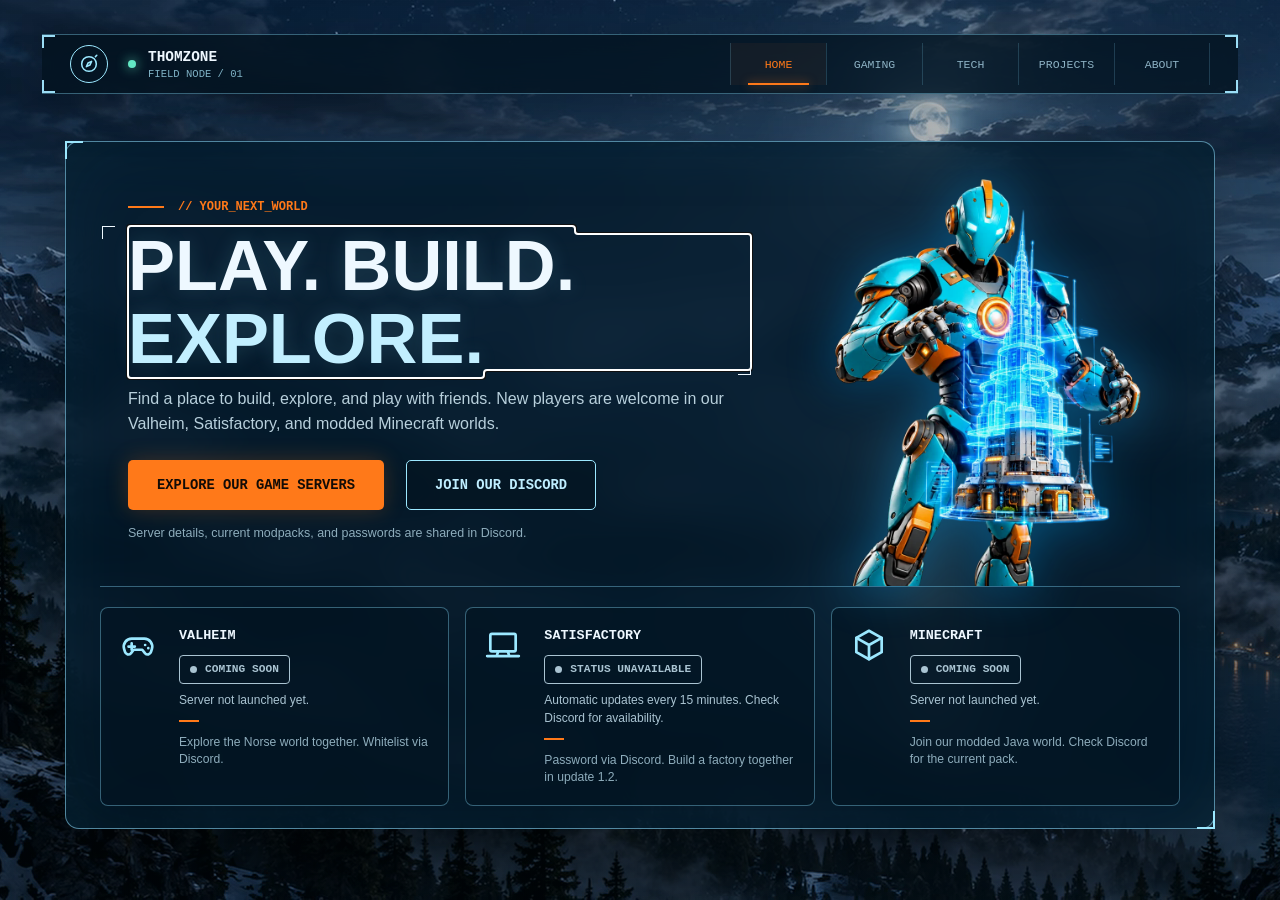
<file: index.html>
<!doctype html>
<html lang="en">
  <head>
    <meta charset="UTF-8" />
    <meta name="viewport" content="width=device-width, initial-scale=1" />
    <meta name="theme-color" content="#03111d" />
    <meta
      name="description"
      content="Play, build, and explore together. Find Thomzone game servers, join our Discord, and discover our worlds."
    />
    <link rel="icon" type="image/svg+xml" href="favicon.svg" />
    <script>
      try {
        if (!sessionStorage.getItem("thomzone-intro-seen") && !window.matchMedia("(prefers-reduced-motion: reduce)").matches) {
          document.documentElement.classList.add("intro-playing");
          sessionStorage.setItem("thomzone-intro-seen", "1");
        }
      } catch {
        // Keep the page usable if session storage is unavailable.
      }
    </script>
    <link rel="stylesheet" href="styles.css" />
    <link rel="stylesheet" href="gaming.css" />
    <title>Thomzone</title>
  </head>
  <body>
    <div class="background" aria-hidden="true">
      <video
        class="background__video"
        autoplay
        muted
        loop
        playsinline
        preload="metadata"
        poster="background-poster.webp"
      >
        <source src="background.webm" type="video/webm" />
        <source src="background.mp4" type="video/mp4" />
      </video>
      <div class="background__overlay"></div>
    </div>

    <header class="site-header">
      <i class="frame-corner frame-corner--tl" aria-hidden="true"></i>
      <i class="frame-corner frame-corner--tr" aria-hidden="true"></i>
      <i class="frame-corner frame-corner--bl" aria-hidden="true"></i>
      <i class="frame-corner frame-corner--br" aria-hidden="true"></i>

      <a class="brand" href="index.html" aria-label="Thomzone, home">
        <span class="brand__mark" aria-hidden="true">
          <svg viewBox="0 0 24 24">
            <circle cx="12" cy="12" r="8" />
            <path d="m14.8 9.2-1.7 3.9-3.9 1.7 1.7-3.9 3.9-1.7Z" />
            <path d="M19 4l1.5-1.5" />
          </svg>
        </span>
        <span class="brand__status" aria-hidden="true"></span>
        <span class="brand__copy"
          ><strong>Thomzone</strong><small>Field node / 01</small></span
        >
      </a>

      <nav class="main-nav" aria-label="Main navigation">
        <a
          class="main-nav__link is-active"
          href="index.html"
          aria-current="page"
          >Home</a
        >
        <a class="main-nav__link" href="gaming.html">Gaming</a>
        <a class="main-nav__link" href="tech.html">Tech</a>
        <a class="main-nav__link" href="projects.html">Projects</a>
        <a class="main-nav__link" href="about.html">About</a>
      </nav>
    </header>

    <main class="page-content">
      <section class="hero-section">
        <div class="command-panel">
          <i class="panel-corner panel-corner--tl" aria-hidden="true"></i>
          <i class="panel-corner panel-corner--br" aria-hidden="true"></i>

          <div class="command-panel__top">
            <div class="hero-copy">
              <p class="kicker"><span></span>// YOUR_NEXT_WORLD</p>
              <div class="hero-title-frame">
                <i aria-hidden="true"></i>
                <h1><span>Play. Build.</span><span>Explore.</span></h1>
              </div>
              <p class="hero-intro">
                Find a place to build, explore, and play with friends. New
                players are welcome in our Valheim, Satisfactory, and modded
                Minecraft worlds.
              </p>
              <div class="hero-actions">
                <a class="button button--primary" href="gaming.html"
                  >Explore our game servers</a
                >
                <a
                  class="button button--secondary"
                  href="https://discord.gg/8YXanDcGU"
                  target="_blank"
                  rel="noopener noreferrer"
                  >Join our Discord</a
                >
              </div>
              <p class="hero-note">
                Server details, current modpacks, and passwords are shared in
                Discord.
              </p>
            </div>

            <aside class="hologram-panel" aria-label="Thomzone hologram">
              <img
                src="img/maskot/hologram.webp"
                alt="Robot holding a hologram of a city"
              />
            </aside>
          </div>

          <div class="command-panel__divider"></div>

          <nav class="portal-grid portal-grid--games" aria-label="Choose a game server">
            <a class="portal-card" href="gaming.html#valheim">
              <svg aria-hidden="true" viewBox="0 0 24 24">
                <path
                  d="M8 8h8a5 5 0 0 1 4.8 6.4l-.6 2a2.2 2.2 0 0 1-3.7.9L14.7 15H9.3l-1.8 2.3a2.2 2.2 0 0 1-3.7-.9l-.6-2A5 5 0 0 1 8 8Z"
                />
                <path d="M8 11v4M6 13h4M16.5 12h.01M18.5 14h.01" />
              </svg>
              <div>
                  <h2>Valheim</h2>
                <span class="status status--unknown server-status" data-server-status="valheim" aria-live="polite">Coming soon</span>
                <small class="server-status-note" data-server-note="valheim">Server not launched yet.</small>
                <span></span>
                  <p>Explore the Norse world together. Whitelist via Discord.</p>
              </div>
            </a>
            <a class="portal-card" href="gaming.html#satisfactory">
              <svg aria-hidden="true" viewBox="0 0 24 24">
                <rect x="4" y="5" width="16" height="11" rx="1" />
                <path d="M2 19h20M9 16l-1 3M15 16l1 3" />
              </svg>
              <div>
                  <h2>Satisfactory</h2>
                <span class="status status--unknown server-status" data-server-status="satisfactory" aria-live="polite">Checking status…</span>
                <small class="server-status-note" data-server-note="satisfactory">Automatic updates every 15 minutes.</small>
                <span></span>
                  <p>Password via Discord. Build a factory together in update 1.2.</p>
              </div>
            </a>
            <a class="portal-card" href="gaming.html#minecraft">
              <svg aria-hidden="true" viewBox="0 0 24 24">
                <path d="m12 3 8 4.5v9L12 21l-8-4.5v-9L12 3Z" />
                <path d="m4 7.5 8 4.5 8-4.5M12 12v9" />
              </svg>
              <div>
                  <h2>Minecraft</h2>
                <span class="status status--unknown server-status" data-server-status="minecraft" aria-live="polite">Coming soon</span>
                <small class="server-status-note" data-server-note="minecraft">Server not launched yet.</small>
                <span></span>
                  <p>Join our modded Java world. Check Discord for the current pack.</p>
              </div>
            </a>
          </nav>
        </div>
      </section>
    </main>

    <div class="intro-overlay" role="dialog" aria-modal="true" aria-label="Thomzone signal boot sequence">
      <div class="intro-overlay__core" aria-hidden="true">
        <span class="intro-overlay__orbit intro-overlay__orbit--outer"></span>
        <span class="intro-overlay__orbit intro-overlay__orbit--inner"></span>
        <span class="intro-overlay__spark intro-overlay__spark--one"></span>
        <span class="intro-overlay__spark intro-overlay__spark--two"></span>
        <span class="intro-overlay__core-mark">TZ</span>
        <span class="intro-overlay__caption">Signal link established</span>
      </div>
      <button class="intro-overlay__skip" type="button">Skip intro <span aria-hidden="true">↗</span></button>
    </div>

    <script src="script.js"></script>
  </body>
</html>
</file>
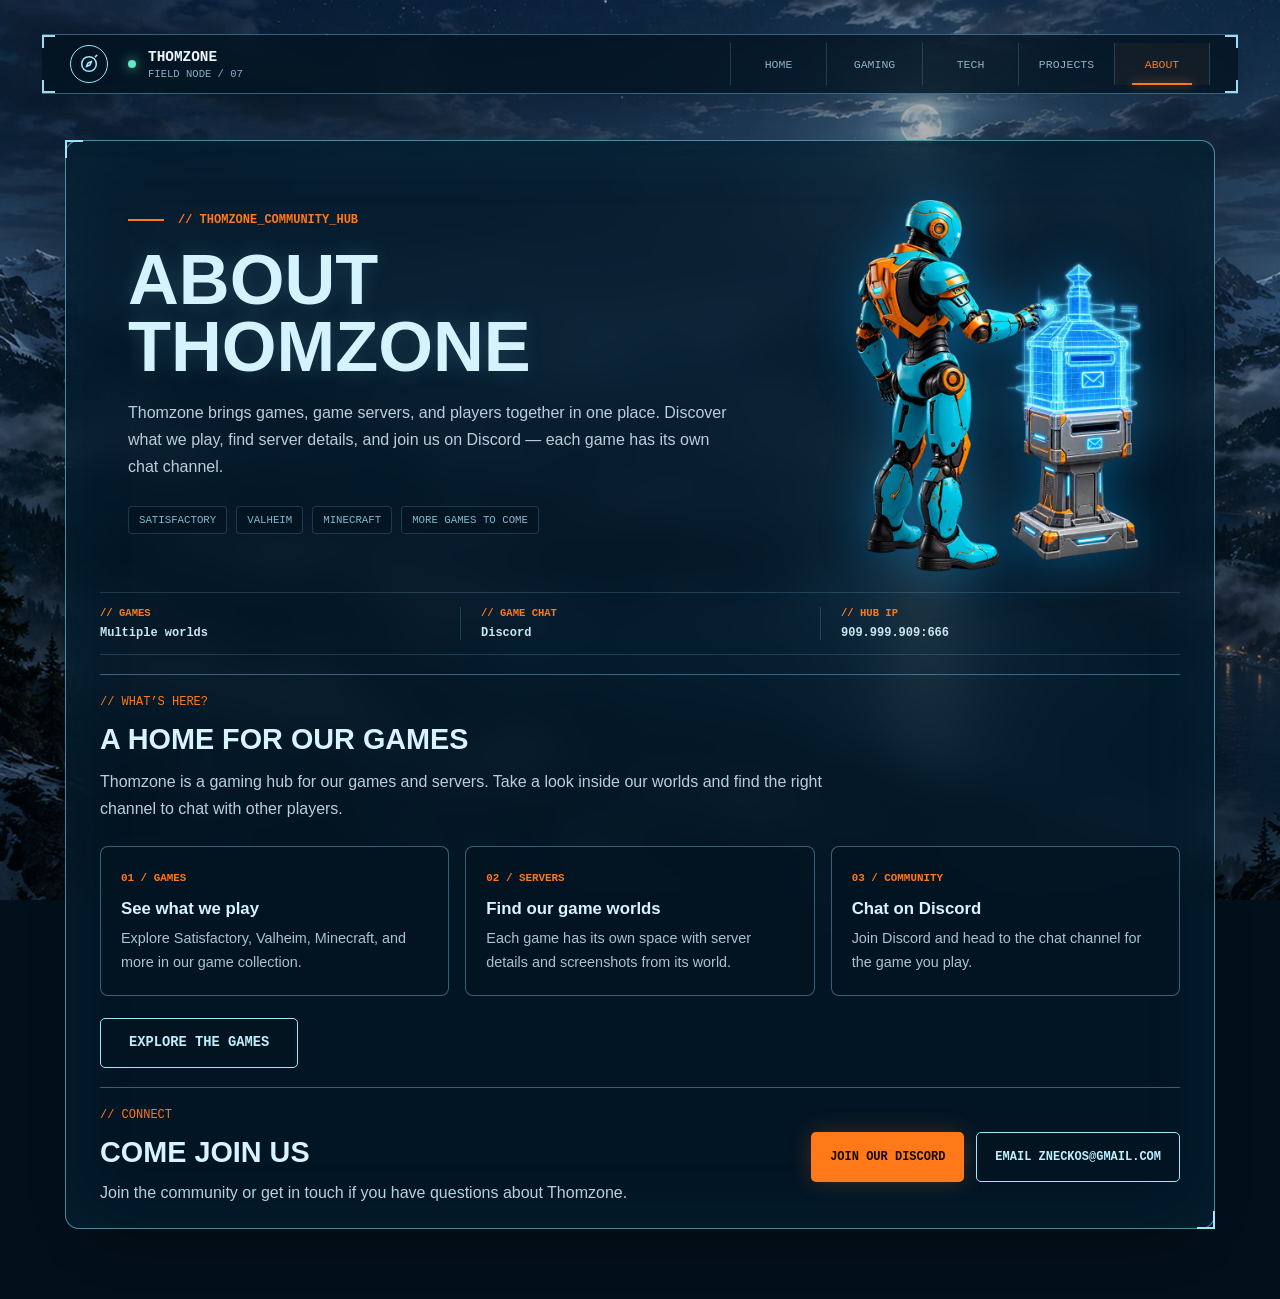
<file: about.html>
<!doctype html>
<html lang="en">
  <head>
    <meta charset="UTF-8" />
    <meta name="viewport" content="width=device-width, initial-scale=1" />
    <meta name="theme-color" content="#03111d" />
    <meta
      name="description"
      content="Get to know Thomzone — game servers, game chats, and a community for playing together."
    />
    <link rel="icon" type="image/svg+xml" href="favicon.svg" />
    <link rel="stylesheet" href="styles.css" />
    <link rel="stylesheet" href="gaming.css" />
    <title>About Thomzone · Thomzone</title>
  </head>
  <body>
    <div class="background" aria-hidden="true">
      <video
        class="background__video"
        autoplay
        muted
        loop
        playsinline
        preload="metadata"
        poster="background-poster.webp"
      >
        <source src="background.webm" type="video/webm" />
        <source src="background.mp4" type="video/mp4" />
      </video>
      <div class="background__overlay"></div>
    </div>

    <header class="site-header">
      <i class="frame-corner frame-corner--tl" aria-hidden="true"></i>
      <i class="frame-corner frame-corner--tr" aria-hidden="true"></i>
      <i class="frame-corner frame-corner--bl" aria-hidden="true"></i>
      <i class="frame-corner frame-corner--br" aria-hidden="true"></i>
      <a class="brand" href="index.html" aria-label="Thomzone, home">
        <span class="brand__mark" aria-hidden="true">
          <svg viewBox="0 0 24 24">
            <circle cx="12" cy="12" r="8" />
            <path d="m14.8 9.2-1.7 3.9-3.9 1.7 1.7-3.9 3.9-1.7Z" />
            <path d="M19 4l1.5-1.5" />
          </svg>
        </span>
        <span class="brand__status" aria-hidden="true"></span>
        <span class="brand__copy">
          <strong>Thomzone</strong><small>Field node / 07</small>
        </span>
      </a>
      <nav class="main-nav" aria-label="Main navigation">
        <a class="main-nav__link" href="index.html">Home</a>
        <a class="main-nav__link" href="gaming.html">Gaming</a>
        <a class="main-nav__link" href="tech.html">Tech</a>
        <a class="main-nav__link" href="projects.html">Projects</a>
        <a
          class="main-nav__link is-active"
          href="about.html"
          aria-current="page"
          >About</a
        >
      </nav>
    </header>

    <main class="page-content">
      <section class="hero-section">
        <div class="command-panel inner-page-panel">
          <i class="panel-corner panel-corner--tl" aria-hidden="true"></i>
          <i class="panel-corner panel-corner--br" aria-hidden="true"></i>

          <div class="inner-page-grid">
            <div class="inner-page-copy">
              <p class="kicker"><span></span>// Thomzone_Community_Hub</p>
              <h1>About Thomzone</h1>
              <p class="inner-page-lead">
                Thomzone brings games, game servers, and players together in one place.
                Discover what we play, find server details, and join us
                on Discord — each game has its own chat channel.
              </p>
              <div class="tag-row" aria-label="Games on Thomzone">
                <span>Satisfactory</span>
                <span>Valheim</span>
                <span>Minecraft</span>
                <span>More games to come</span>
              </div>
            </div>

            <aside class="hologram-panel about-mascot">
              <img
                src="img/maskot/mailbox-hologram-v1.webp"
                alt="Thomzone’s blue robot builds a futuristic mailbox as a letter flies out"
              />
            </aside>
          </div>

          <dl class="about-hub-summary" aria-label="Thomzone Hub">
            <div>
              <dt>// Games</dt>
              <dd>Multiple worlds</dd>
            </div>
            <div>
              <dt>// Game chat</dt>
              <dd>Discord</dd>
            </div>
            <div>
              <dt>// Hub IP</dt>
              <dd>909.999.909:666</dd>
            </div>
          </dl>

          <div class="command-panel__divider"></div>

          <section class="about-info" aria-labelledby="about-community-title">
            <p class="section-code">// What’s here?</p>
            <h2 id="about-community-title">A home for our games</h2>
            <p class="about-info__intro">
              Thomzone is a gaming hub for our games and servers.
              Take a look inside our worlds and find the right channel
              to chat with other players.
            </p>
            <div class="about-features">
              <article class="about-feature">
                <span>01 / GAMES</span>
                <h3>See what we play</h3>
                <p>
                  Explore Satisfactory, Valheim, Minecraft, and more
                  in our game collection.
                </p>
              </article>
              <article class="about-feature">
                <span>02 / SERVERS</span>
                <h3>Find our game worlds</h3>
                <p>
                  Each game has its own space with server details and
                  screenshots from its world.
                </p>
              </article>
              <article class="about-feature">
                <span>03 / COMMUNITY</span>
                <h3>Chat on Discord</h3>
                <p>
                  Join Discord and head to the chat channel for
                  the game you play.
                </p>
              </article>
            </div>
            <a class="button button--secondary about-games-link" href="gaming.html"
              >Explore the games</a
            >
          </section>

          <div class="command-panel__divider"></div>

          <section class="about-contact" aria-labelledby="about-contact-title">
            <div>
              <p class="section-code">// Connect</p>
              <h2 id="about-contact-title">Come join us</h2>
              <p>
                Join the community or get in touch if you have questions about
                Thomzone.
              </p>
            </div>
            <div class="about-contact__links">
              <a
                class="button button--primary"
                href="https://discord.gg/8YXanDcGU"
                target="_blank"
                rel="noopener noreferrer"
                >Join our Discord</a
              >
              <a class="button button--secondary" href="mailto:Zneckos@gmail.com"
                >Email Zneckos@gmail.com</a
              >
            </div>
          </section>
        </div>
      </section>
    </main>

    <script src="script.js"></script>
  </body>
</html>
</file>
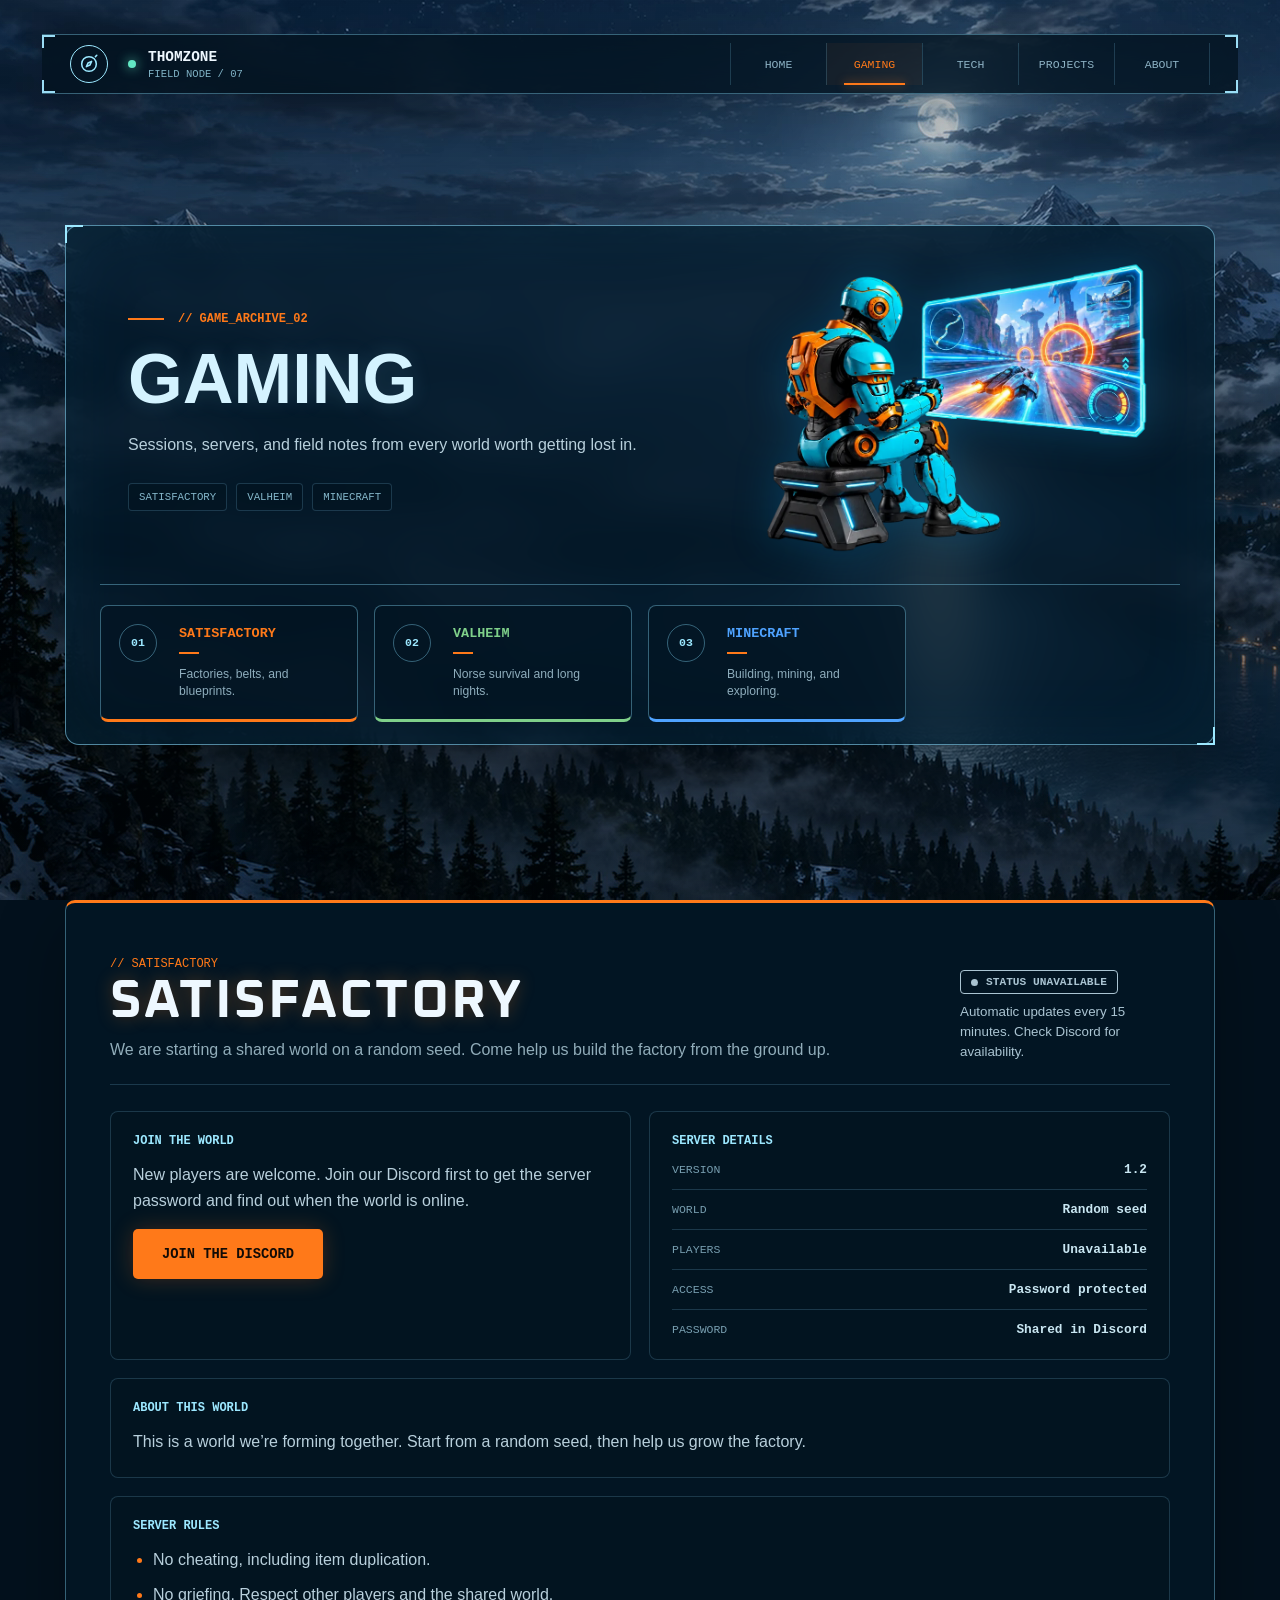
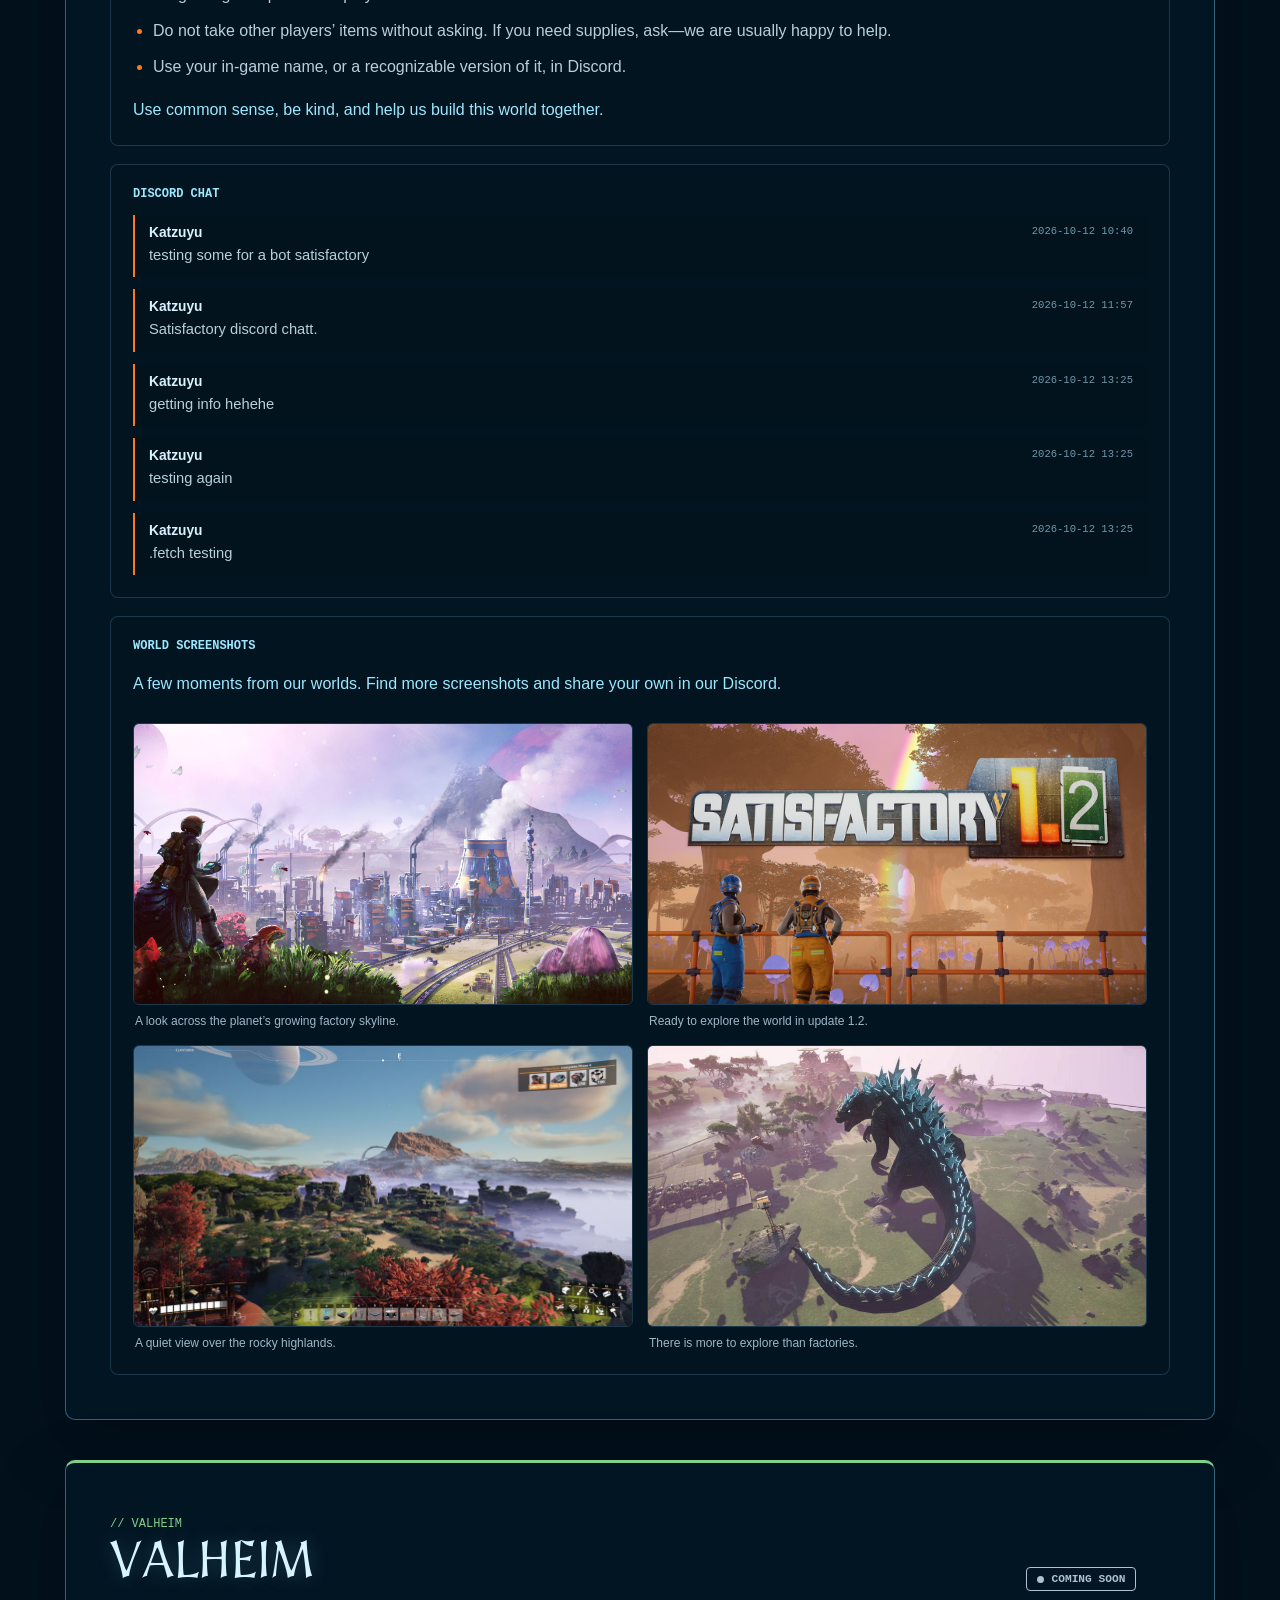
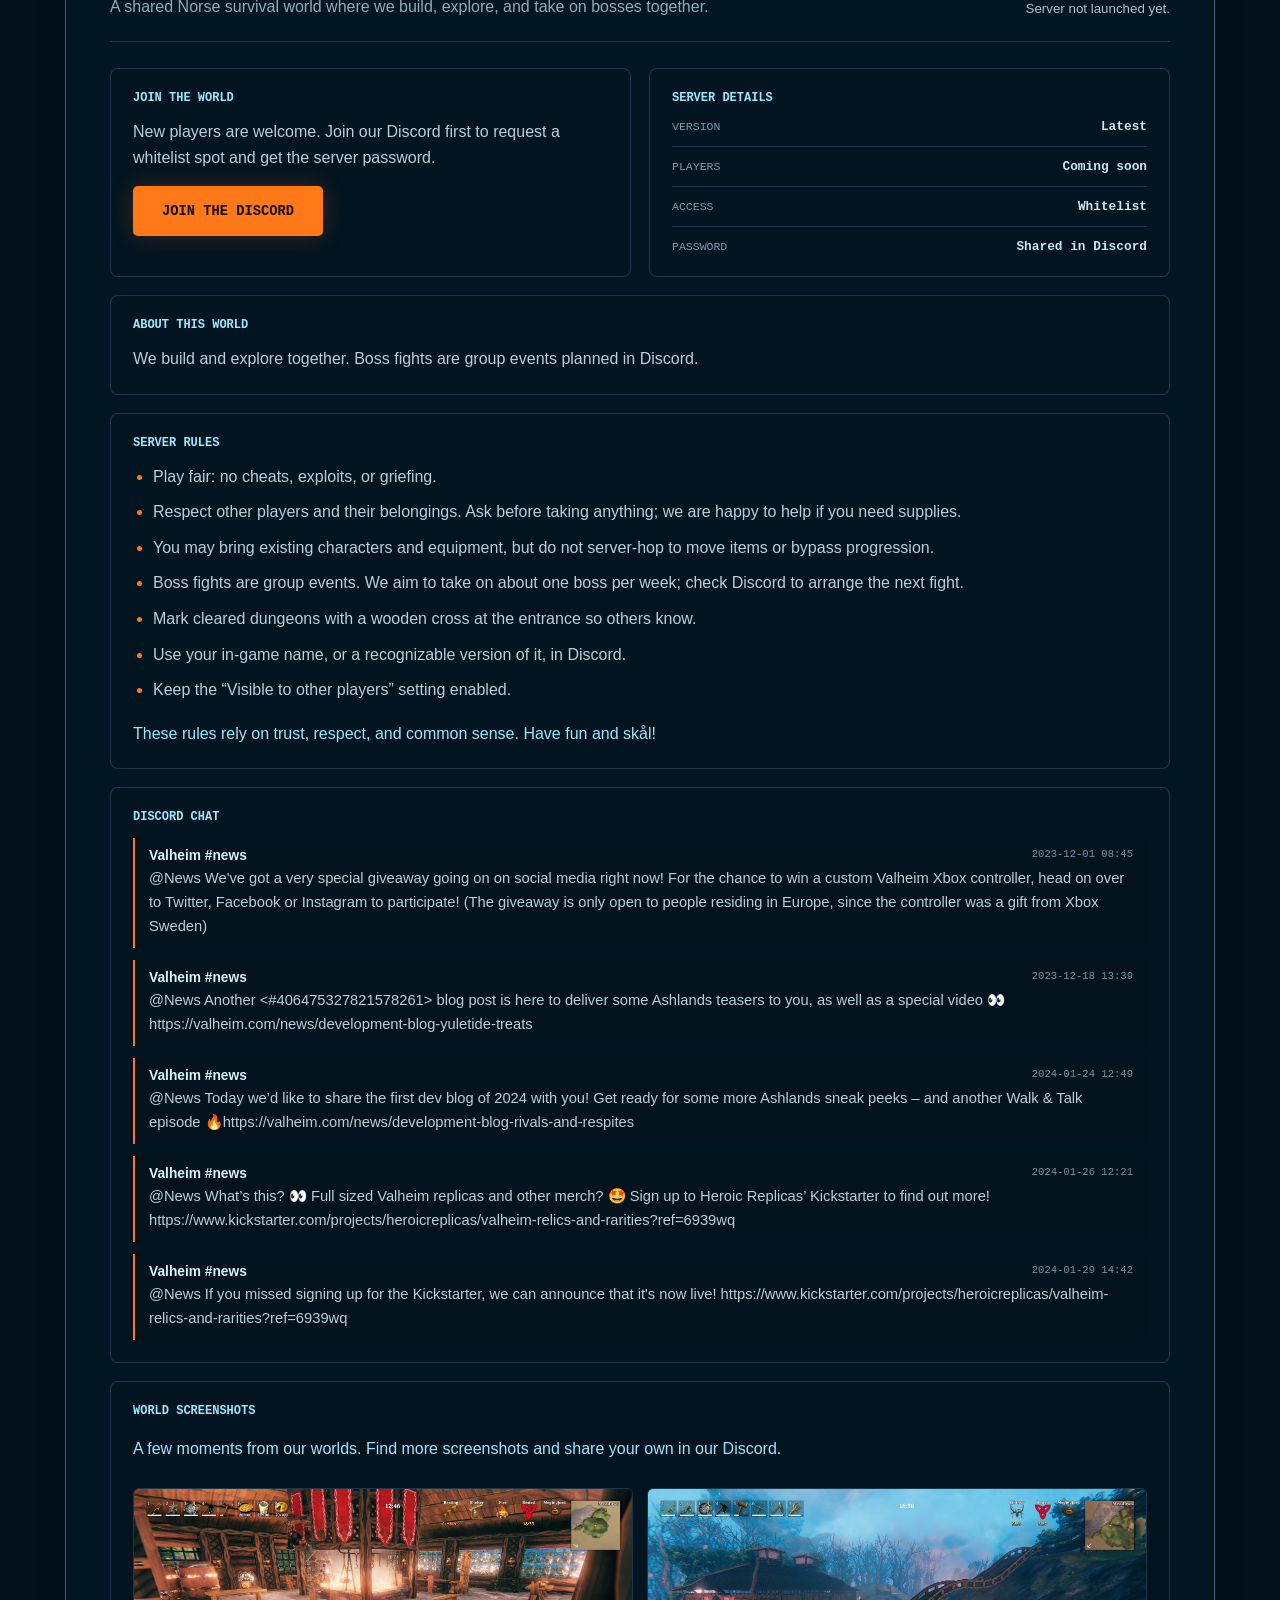
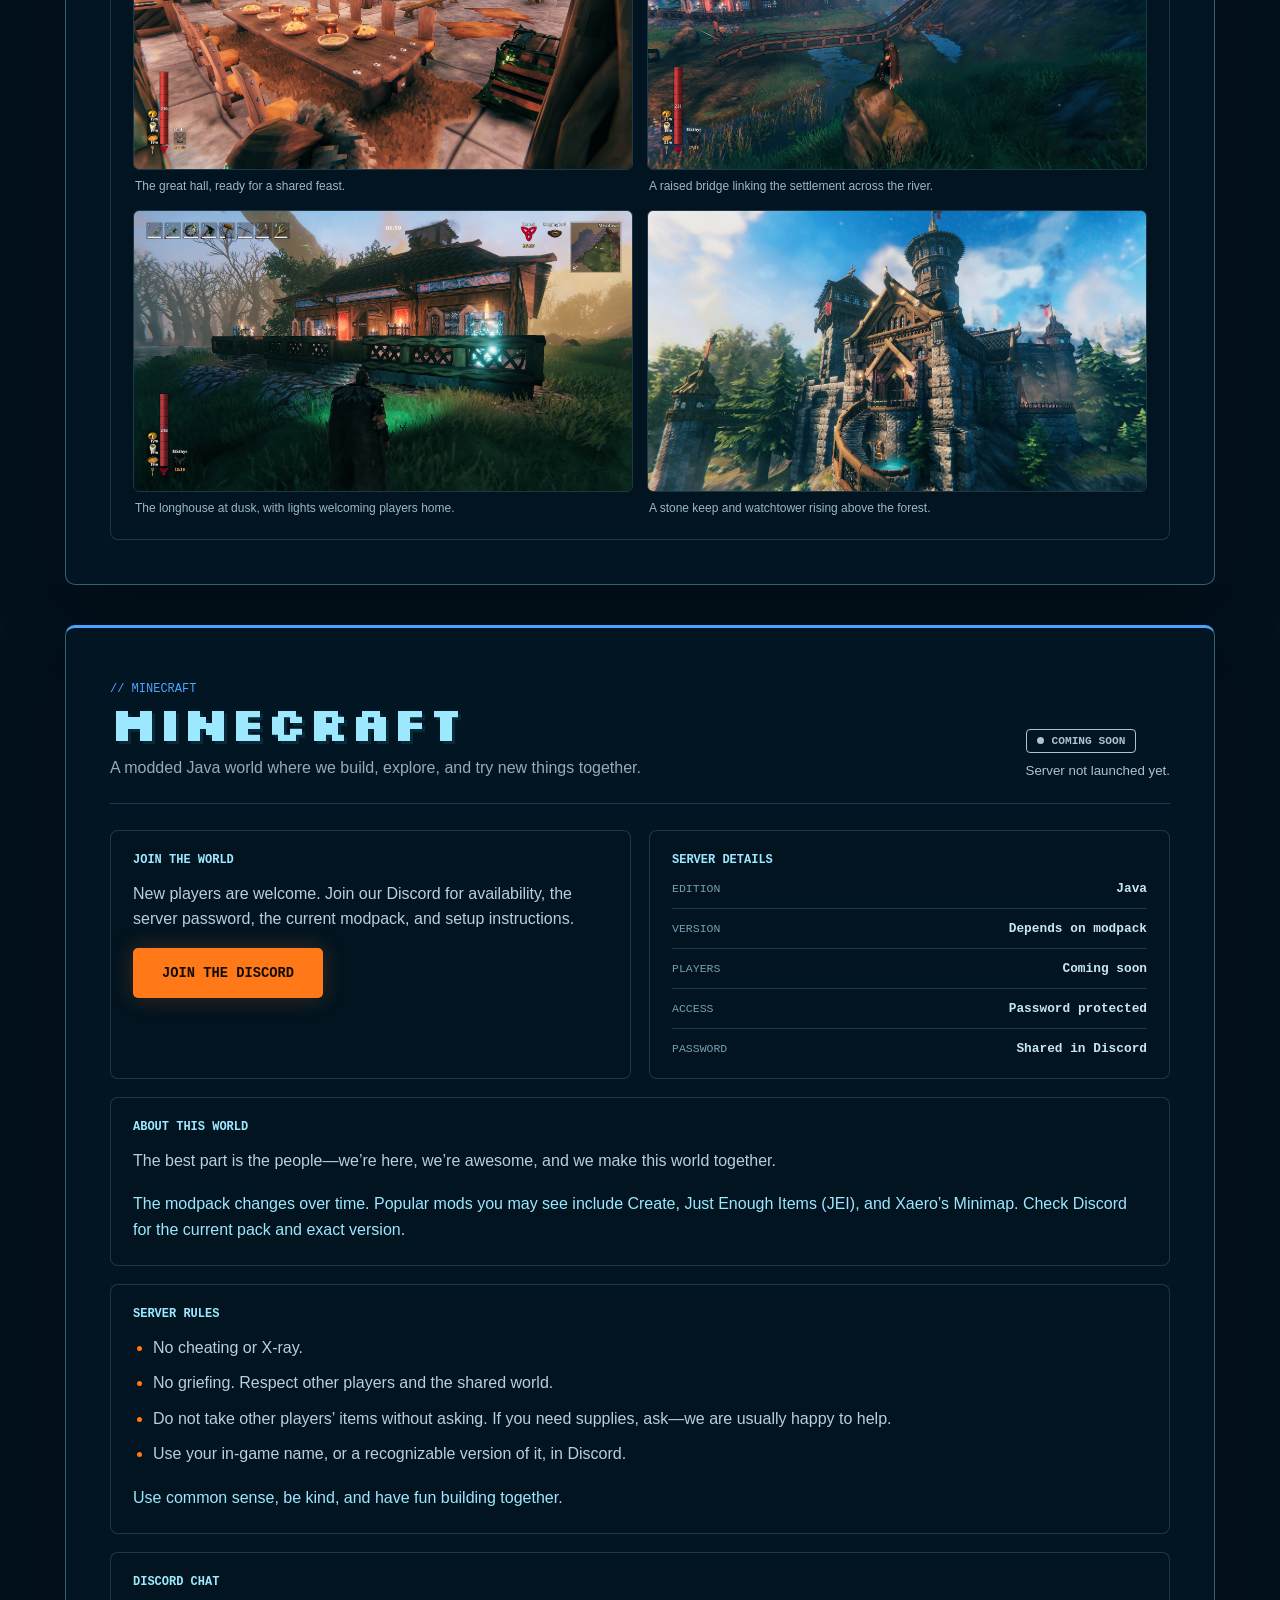
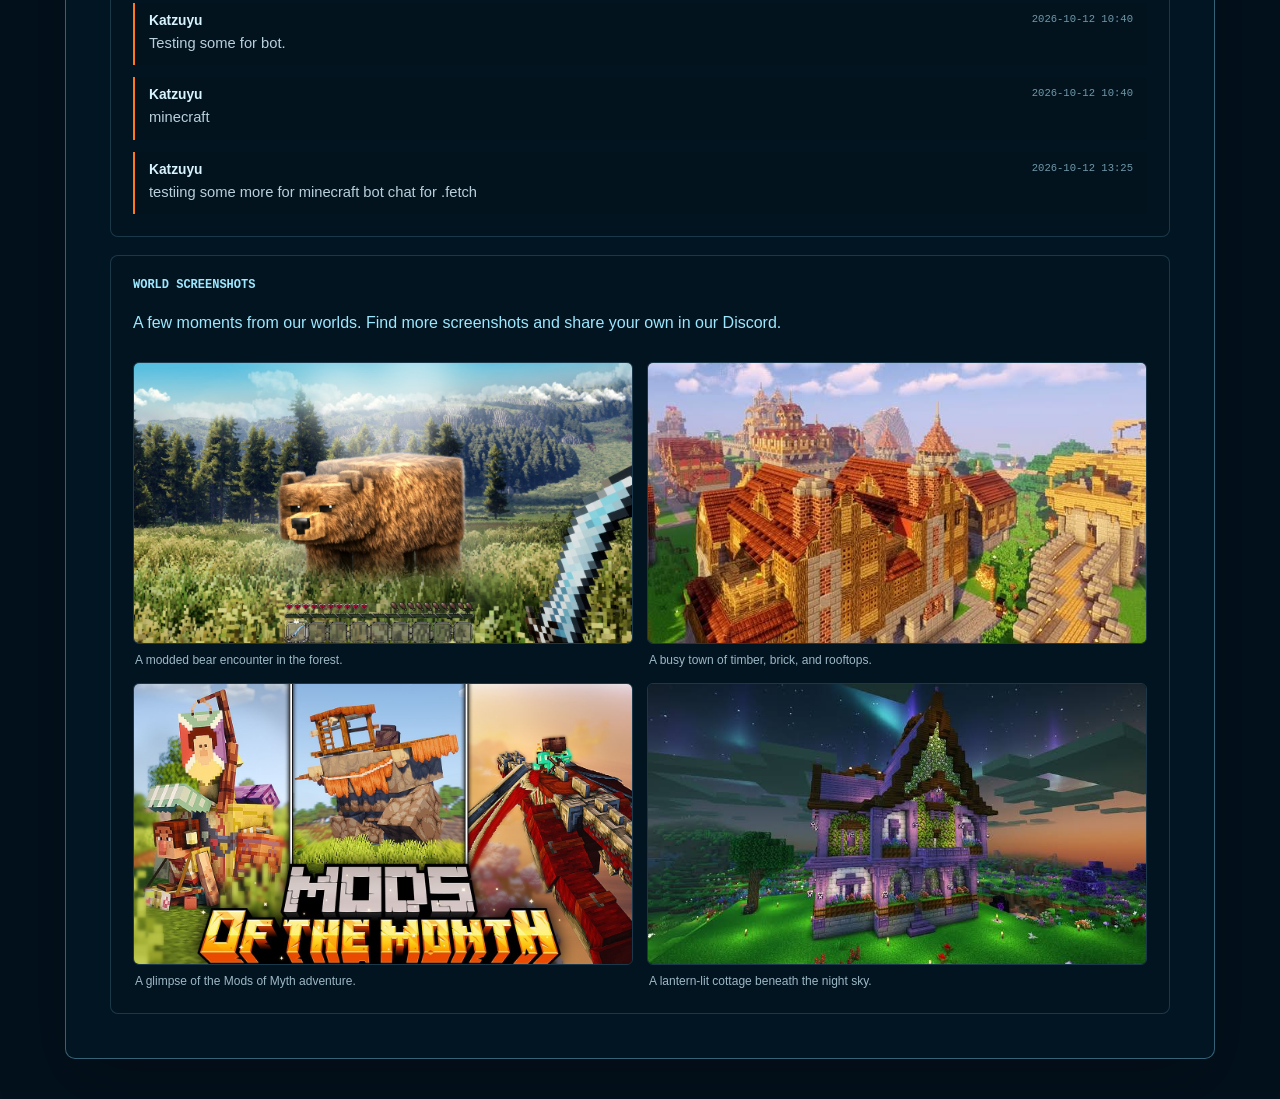
<file: gaming.html>
<!doctype html>
<html lang="en">
  <head>
    <meta charset="UTF-8" />
    <meta name="viewport" content="width=device-width, initial-scale=1" />
    <meta name="theme-color" content="#03111d" />
    <meta name="description" content="Gaming archive - Thomzone." />
    <link rel="icon" type="image/svg+xml" href="favicon.svg" />
    <link rel="preconnect" href="https://fonts.googleapis.com" />
    <link rel="preconnect" href="https://fonts.gstatic.com" crossorigin />
    <link
      href="https://fonts.googleapis.com/css2?family=Oxanium:wght@700&family=MedievalSharp&family=Silkscreen&display=swap"
      rel="stylesheet"
    />
    <link rel="stylesheet" href="styles.css" />
    <link rel="stylesheet" href="gaming.css" />
    <title>Gaming · Thomzone</title>
  </head>
  <body>
    <div class="background" aria-hidden="true">
      <video
        class="background__video"
        autoplay
        muted
        loop
        playsinline
        preload="metadata"
        poster="background-poster.webp"
      >
        <source src="background.webm" type="video/webm" />
        <source src="background.mp4" type="video/mp4" />
      </video>
      <div class="background__overlay"></div>
    </div>

    <header class="site-header">
      <i class="frame-corner frame-corner--tl" aria-hidden="true"></i
      ><i class="frame-corner frame-corner--tr" aria-hidden="true"></i
      ><i class="frame-corner frame-corner--bl" aria-hidden="true"></i
      ><i class="frame-corner frame-corner--br" aria-hidden="true"></i>
      <a class="brand" href="index.html" aria-label="Thomzone, home"
        ><span class="brand__mark" aria-hidden="true"
          ><svg viewBox="0 0 24 24">
            <circle cx="12" cy="12" r="8" />
            <path d="m14.8 9.2-1.7 3.9-3.9 1.7 1.7-3.9 3.9-1.7Z" />
            <path d="M19 4l1.5-1.5" /></svg></span
        ><span class="brand__status" aria-hidden="true"></span
        ><span class="brand__copy"
          ><strong>Thomzone</strong><small>Field node / 07</small></span
        ></a
      >
      <nav class="main-nav" aria-label="Main navigation">
        <a class="main-nav__link" href="index.html">Home</a
        ><a
          class="main-nav__link is-active"
          href="gaming.html"
          aria-current="page"
          >Gaming</a
        ><a class="main-nav__link" href="tech.html">Tech</a
        ><a class="main-nav__link" href="projects.html">Projects</a
        ><a class="main-nav__link" href="about.html">About</a>
      </nav>
    </header>

    <main class="page-content">
      <section class="hero-section">
        <div class="command-panel inner-page-panel">
          <i class="panel-corner panel-corner--tl" aria-hidden="true"></i
          ><i class="panel-corner panel-corner--br" aria-hidden="true"></i>
          <div class="inner-page-grid gaming-hero">
            <div class="inner-page-copy">
              <p class="kicker"><span></span>// Game_Archive_02</p>
              <h1>Gaming</h1>
              <p class="inner-page-lead">
                Sessions, servers, and field notes from every world worth
                getting lost in.
              </p>
              <div class="tag-row">
                <span>Satisfactory</span><span>Valheim</span
                ><span>Minecraft</span>
              </div>
            </div>
            <aside class="gaming-mascot">
              <img
                src="img/maskot/gamingmaskot-transparent.webp"
                width="1536"
                height="1024"
                alt="Thomzones blå och orange robot spelar med en handkontroll framför en holografisk spelskärm"
                decoding="async"
              />
            </aside>
          </div>
          <div class="command-panel__divider"></div>
          <nav class="portal-grid game-nav" aria-label="Choose game">
            <a
              class="portal-card portal-card--satisfactory"
              href="#satisfactory"
            >
              <b>01</b>
              <div>
                <h2>Satisfactory</h2>
                <span></span>
                <p>Factories, belts, and blueprints.</p>
              </div>
            </a>
            <a class="portal-card portal-card--valheim" href="#valheim">
              <b>02</b>
              <div>
                <h2>Valheim</h2>
                <span></span>
                <p>Norse survival and long nights.</p>
              </div>
            </a>
            <a class="portal-card portal-card--minecraft" href="#minecraft">
              <b>03</b>
              <div>
                <h2>Minecraft</h2>
                <span></span>
                <p>Building, mining, and exploring.</p>
              </div>
            </a>
          </nav>
        </div>
      </section>

      <!-- SATISFACTORY -->
      <section
        class="game-section"
        id="satisfactory"
        aria-labelledby="satisfactory-title"
      >
        <div class="game-head">
          <div>
            <p class="section-code">// Satisfactory</p>
            <h2
              id="satisfactory-title"
              class="game-title game-title--satisfactory"
            >
              Satisfactory
            </h2>
            <p>We are starting a shared world on a random seed. Come help us build the factory from the ground up.</p>
          </div>
          <div class="game-head__status"><span class="status status--unknown" data-server-status="satisfactory" aria-live="polite">Checking status…</span><small data-server-note="satisfactory">Automatic updates every 15 minutes.</small></div>
        </div>

        <div class="game-grid">
          <article class="card">
            <h3>Join the world</h3>
            <p>New players are welcome. Join our Discord first to get the server password and find out when the world is online.</p>
            <a class="button button--primary" href="https://discord.gg/8YXanDcGU" target="_blank" rel="noopener noreferrer">Join the Discord</a>
          </article>

          <article class="card">
            <h3>Server details</h3>
            <dl class="server-list">
              <div>
                <dt>Version</dt>
                <dd>1.2</dd>
              </div>
              <div>
                <dt>World</dt>
                <dd>Random seed</dd>
              </div>
              <div>
                <dt>Players</dt>
                <dd data-server-players="satisfactory">Checking…</dd>
              </div>
              <div>
                <dt>Access</dt>
                <dd>Password protected</dd>
              </div>
              <div>
                <dt>Password</dt>
                <dd>Shared in Discord</dd>
              </div>
            </dl>
          </article>

          <article class="card card--wide">
            <h3>About this world</h3>
            <p>This is a world we’re forming together. Start from a random seed, then help us grow the factory.</p>
          </article>

          <article class="card card--wide">
            <h3>Server rules</h3>
            <ul class="server-rules">
              <li>No cheating, including item duplication.</li>
              <li>No griefing. Respect other players and the shared world.</li>
              <li>Do not take other players’ items without asking. If you need supplies, ask—we are usually happy to help.</li>
              <li>Use your in-game name, or a recognizable version of it, in Discord.</li>
            </ul>
            <p class="server-rules__note">Use common sense, be kind, and help us build this world together.</p>
          </article>

          <article class="card card--wide">
            <h3>Discord chat</h3>
            <div class="chat" id="chat-satisfactory">
              <p class="chat-note">Loading chat...</p>
            </div>
          </article>

          <article class="card card--wide">
            <h3>World screenshots</h3>
            <p class="server-rules__note">A few moments from our worlds. Find more screenshots and share your own in <a href="https://discord.gg/8YXanDcGU" target="_blank" rel="noopener noreferrer">our Discord</a>.</p>
            <div class="gallery">
              <figure>
                <a href="img/satisfactory/1.jpg"><img src="img/satisfactory/1.jpg" width="1920" height="1080" alt="A vast industrial factory spread across an alien landscape" loading="lazy" /></a>
                <figcaption>A look across the planet’s growing factory skyline.</figcaption>
              </figure>
              <figure>
                <a href="img/satisfactory/2.jpg"><img src="img/satisfactory/2.jpg" width="1280" height="720" alt="Two FICSIT pioneers looking out over the planet in Satisfactory 1.2" loading="lazy" /></a>
                <figcaption>Ready to explore the world in update 1.2.</figcaption>
              </figure>
              <figure>
                <a href="img/satisfactory/3.jpg"><img src="img/satisfactory/3.jpg" width="1000" height="563" alt="Rocky highlands and distant mountains under a wide blue sky" loading="lazy" /></a>
                <figcaption>A quiet view over the rocky highlands.</figcaption>
              </figure>
              <figure>
                <a href="img/satisfactory/4.jpg"><img src="img/satisfactory/4.jpg" width="1920" height="1080" alt="A giant alien creature towering over the landscape" loading="lazy" /></a>
                <figcaption>There is more to explore than factories.</figcaption>
              </figure>
            </div>
          </article>
        </div>
      </section>

      <!-- VALHEIM -->
      <section
        class="game-section"
        id="valheim"
        aria-labelledby="valheim-title"
      >
        <div class="game-head">
          <div>
            <p class="section-code">// Valheim</p>
            <h2 id="valheim-title" class="game-title game-title--valheim">
              Valheim
            </h2>
            <p>A shared Norse survival world where we build, explore, and take on bosses together.</p>
          </div>
          <div class="game-head__status"><span class="status status--unknown" data-server-status="valheim" aria-live="polite">Coming soon</span><small data-server-note="valheim">Server not launched yet.</small></div>
        </div>

        <div class="game-grid">
          <article class="card">
            <h3>Join the world</h3>
            <p>New players are welcome. Join our Discord first to request a whitelist spot and get the server password.</p>
            <a class="button button--primary" href="https://discord.gg/8YXanDcGU" target="_blank" rel="noopener noreferrer">Join the Discord</a>
          </article>

          <article class="card">
            <h3>Server details</h3>
            <dl class="server-list">
              <div>
                <dt>Version</dt>
                <dd>Latest</dd>
              </div>
              <div>
                <dt>Players</dt>
                <dd data-server-players="valheim">Coming soon</dd>
              </div>
              <div>
                <dt>Access</dt>
                <dd>Whitelist</dd>
              </div>
              <div>
                <dt>Password</dt>
                <dd>Shared in Discord</dd>
              </div>
            </dl>
          </article>

          <article class="card card--wide">
            <h3>About this world</h3>
            <p>We build and explore together. Boss fights are group events planned in Discord.</p>
          </article>

          <article class="card card--wide">
            <h3>Server rules</h3>
            <ul class="server-rules">
              <li>Play fair: no cheats, exploits, or griefing.</li>
              <li>Respect other players and their belongings. Ask before taking anything; we are happy to help if you need supplies.</li>
              <li>You may bring existing characters and equipment, but do not server-hop to move items or bypass progression.</li>
              <li>Boss fights are group events. We aim to take on about one boss per week; check Discord to arrange the next fight.</li>
              <li>Mark cleared dungeons with a wooden cross at the entrance so others know.</li>
              <li>Use your in-game name, or a recognizable version of it, in Discord.</li>
              <li>Keep the “Visible to other players” setting enabled.</li>
            </ul>
            <p class="server-rules__note">These rules rely on trust, respect, and common sense. Have fun and skål!</p>
          </article>

          <article class="card card--wide">
            <h3>Discord chat</h3>
            <div class="chat" id="chat-valheim">
              <p class="chat-note">Loading chat...</p>
            </div>
          </article>

          <article class="card card--wide">
            <h3>World screenshots</h3>
            <p class="server-rules__note">A few moments from our worlds. Find more screenshots and share your own in <a href="https://discord.gg/8YXanDcGU" target="_blank" rel="noopener noreferrer">our Discord</a>.</p>
            <div class="gallery">
              <figure>
                <a href="img/valheim/1.jpg"><img src="img/valheim/1.jpg" width="1920" height="1080" alt="A wooden longhouse and dining hall lit by its central hearth" loading="lazy" /></a>
                <figcaption>The great hall, ready for a shared feast.</figcaption>
              </figure>
              <figure>
                <a href="img/valheim/2.jpg"><img src="img/valheim/2.jpg" width="1920" height="1080" alt="A bridge crossing the river beside the settlement" loading="lazy" /></a>
                <figcaption>A raised bridge linking the settlement across the river.</figcaption>
              </figure>
              <figure>
                <a href="img/valheim/3.jpg"><img src="img/valheim/3.jpg" width="1920" height="1080" alt="A timber longhouse glowing in the evening light" loading="lazy" /></a>
                <figcaption>The longhouse at dusk, with lights welcoming players home.</figcaption>
              </figure>
              <figure>
                <a href="img/valheim/4.jpg"><img src="img/valheim/4.jpg" width="1920" height="1080" alt="A large stone keep with a tall watchtower" loading="lazy" /></a>
                <figcaption>A stone keep and watchtower rising above the forest.</figcaption>
              </figure>
            </div>
          </article>
        </div>
      </section>

      <!-- MINECRAFT -->
      <section
        class="game-section"
        id="minecraft"
        aria-labelledby="minecraft-title"
      >
        <div class="game-head">
          <div>
            <p class="section-code">// Minecraft</p>
            <h2 id="minecraft-title" class="game-title game-title--minecraft">
              Minecraft
            </h2>
            <p>A modded Java world where we build, explore, and try new things together.</p>
          </div>
          <div class="game-head__status"><span class="status status--unknown" data-server-status="minecraft" aria-live="polite">Coming soon</span><small data-server-note="minecraft">Server not launched yet.</small></div>
        </div>

        <div class="game-grid">
          <article class="card">
            <h3>Join the world</h3>
            <p>New players are welcome. Join our Discord for availability, the server password, the current modpack, and setup instructions.</p>
            <a class="button button--primary" href="https://discord.gg/8YXanDcGU" target="_blank" rel="noopener noreferrer">Join the Discord</a>
          </article>

          <article class="card">
            <h3>Server details</h3>
            <dl class="server-list">
              <div>
                <dt>Edition</dt>
                <dd>Java</dd>
              </div>
              <div>
                <dt>Version</dt>
                <dd>Depends on modpack</dd>
              </div>
              <div>
                <dt>Players</dt>
                <dd data-server-players="minecraft">Coming soon</dd>
              </div>
              <div>
                <dt>Access</dt>
                <dd>Password protected</dd>
              </div>
              <div>
                <dt>Password</dt>
                <dd>Shared in Discord</dd>
              </div>
            </dl>
          </article>

          <article class="card card--wide">
            <h3>About this world</h3>
            <p>The best part is the people—we’re here, we’re awesome, and we make this world together.</p>
            <p class="server-rules__note">The modpack changes over time. Popular mods you may see include Create, Just Enough Items (JEI), and Xaero’s Minimap. Check Discord for the current pack and exact version.</p>
          </article>

          <article class="card card--wide">
            <h3>Server rules</h3>
            <ul class="server-rules">
              <li>No cheating or X-ray.</li>
              <li>No griefing. Respect other players and the shared world.</li>
              <li>Do not take other players’ items without asking. If you need supplies, ask—we are usually happy to help.</li>
              <li>Use your in-game name, or a recognizable version of it, in Discord.</li>
            </ul>
            <p class="server-rules__note">Use common sense, be kind, and have fun building together.</p>
          </article>

          <article class="card card--wide">
            <h3>Discord chat</h3>
            <div class="chat" id="chat-minecraft">
              <p class="chat-note">Loading chat...</p>
            </div>
          </article>

          <article class="card card--wide">
            <h3>World screenshots</h3>
            <p class="server-rules__note">A few moments from our worlds. Find more screenshots and share your own in <a href="https://discord.gg/8YXanDcGU" target="_blank" rel="noopener noreferrer">our Discord</a>.</p>
            <div class="gallery">
              <figure>
                <a href="img/minecraft/1.jpg"><img src="img/minecraft/1.jpg" width="1920" height="1080" alt="A large brown bear standing in a sunlit forest" loading="lazy" /></a>
                <figcaption>A modded bear encounter in the forest.</figcaption>
              </figure>
              <figure>
                <a href="img/minecraft/2.jpg"><img src="img/minecraft/2.jpg" width="1920" height="1080" alt="A Minecraft town of timber and brick buildings" loading="lazy" /></a>
                <figcaption>A busy town of timber, brick, and rooftops.</figcaption>
              </figure>
              <figure>
                <a href="img/minecraft/3.jpg"><img src="img/minecraft/3.jpg" width="1920" height="1080" alt="Promotional artwork for Mods of Myth" loading="lazy" /></a>
                <figcaption>A glimpse of the Mods of Myth adventure.</figcaption>
              </figure>
              <figure>
                <a href="img/minecraft/4.jpg"><img src="img/minecraft/4.jpg" width="1920" height="1080" alt="A purple cottage glowing beneath the night sky" loading="lazy" /></a>
                <figcaption>A lantern-lit cottage beneath the night sky.</figcaption>
              </figure>
            </div>
          </article>
        </div>
      </section>
    </main>

    <!-- Lightbox -->
    <div
      class="lightbox"
      id="lightbox"
      role="dialog"
      aria-modal="true"
      aria-label="Image viewer"
      hidden
    >
      <button
        class="lightbox__btn lightbox__close"
        type="button"
        aria-label="Close"
      >
        ×
      </button>
      <button
        class="lightbox__btn lightbox__prev"
        type="button"
        aria-label="Previous image"
      >
        ‹
      </button>
      <figure>
        <img id="lightbox-img" alt="" />
        <figcaption id="lightbox-caption"></figcaption>
      </figure>
      <button
        class="lightbox__btn lightbox__next"
        type="button"
        aria-label="Next image"
      >
        ›
      </button>
    </div>

    <script src="script.js"></script>
  </body>
</html>
</file>
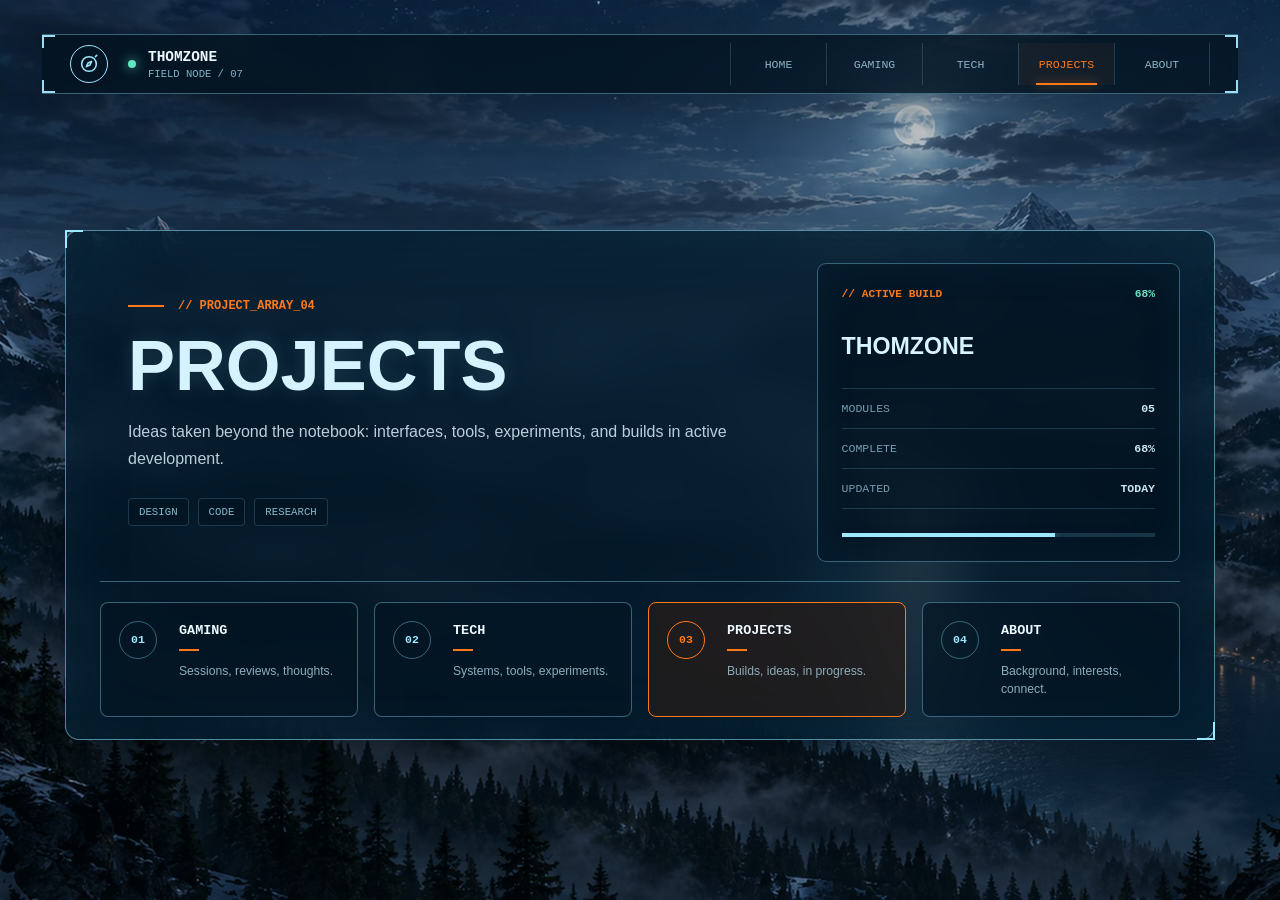
<file: projects.html>
<!doctype html>
<html lang="en">
  <head>
    <meta charset="UTF-8" />
    <meta name="viewport" content="width=device-width, initial-scale=1" />
    <meta name="theme-color" content="#03111d" />
    <meta name="description" content="Projects and builds - Thomzone." />
<link rel="icon" type="image/svg+xml" href="favicon.svg" />
    <link rel="stylesheet" href="styles.css" />
    <link rel="stylesheet" href="gaming.css" />
    <title>Projects · Thomzone</title>
  </head>
  <body>
    <div class="background" aria-hidden="true"><video class="background__video" autoplay muted loop playsinline preload="metadata" poster="background-poster.webp"><source src="background.webm" type="video/webm" /><source src="background.mp4" type="video/mp4" /></video><div class="background__overlay"></div></div>
    <header class="site-header"><i class="frame-corner frame-corner--tl" aria-hidden="true"></i><i class="frame-corner frame-corner--tr" aria-hidden="true"></i><i class="frame-corner frame-corner--bl" aria-hidden="true"></i><i class="frame-corner frame-corner--br" aria-hidden="true"></i><a class="brand" href="index.html" aria-label="Thomzone, home"><span class="brand__mark" aria-hidden="true"><svg viewBox="0 0 24 24"><circle cx="12" cy="12" r="8" /><path d="m14.8 9.2-1.7 3.9-3.9 1.7 1.7-3.9 3.9-1.7Z" /><path d="M19 4l1.5-1.5" /></svg></span><span class="brand__status" aria-hidden="true"></span><span class="brand__copy"><strong>Thomzone</strong><small>Field node / 07</small></span></a><nav class="main-nav" aria-label="Main navigation"><a class="main-nav__link" href="index.html">Home</a><a class="main-nav__link" href="gaming.html">Gaming</a><a class="main-nav__link" href="tech.html">Tech</a><a class="main-nav__link is-active" href="projects.html" aria-current="page">Projects</a><a class="main-nav__link" href="about.html">About</a></nav></header>
    <main class="page-content"><section class="hero-section"><div class="command-panel inner-page-panel"><i class="panel-corner panel-corner--tl" aria-hidden="true"></i><i class="panel-corner panel-corner--br" aria-hidden="true"></i>
      <div class="inner-page-grid"><div class="inner-page-copy"><p class="kicker"><span></span>// Project_Array_04</p><h1>Projects</h1><p class="inner-page-lead">Ideas taken beyond the notebook: interfaces, tools, experiments, and builds in active development.</p><div class="tag-row"><span>Design</span><span>Code</span><span>Research</span></div></div><aside class="data-panel"><div class="data-panel__heading"><p>// Active build</p><span>68%</span></div><h2>Thomzone</h2><dl class="data-list"><div><dt>Modules</dt><dd>05</dd></div><div><dt>Complete</dt><dd>68%</dd></div><div><dt>Updated</dt><dd>Today</dd></div></dl><div class="signal-progress"><span style="width: 68%"></span></div></aside></div>
      <div class="command-panel__divider"></div><nav class="portal-grid" aria-label="Explore areas"><a class="portal-card" href="gaming.html"><b>01</b><div><h2>Gaming</h2><span></span><p>Sessions, reviews, thoughts.</p></div></a><a class="portal-card" href="tech.html"><b>02</b><div><h2>Tech</h2><span></span><p>Systems, tools, experiments.</p></div></a><a class="portal-card is-current" href="projects.html"><b>03</b><div><h2>Projects</h2><span></span><p>Builds, ideas, in progress.</p></div></a><a class="portal-card" href="about.html"><b>04</b><div><h2>About</h2><span></span><p>Background, interests, connect.</p></div></a></nav>
    </div></section></main><script src="script.js"></script>
  </body>
</html>
</file>
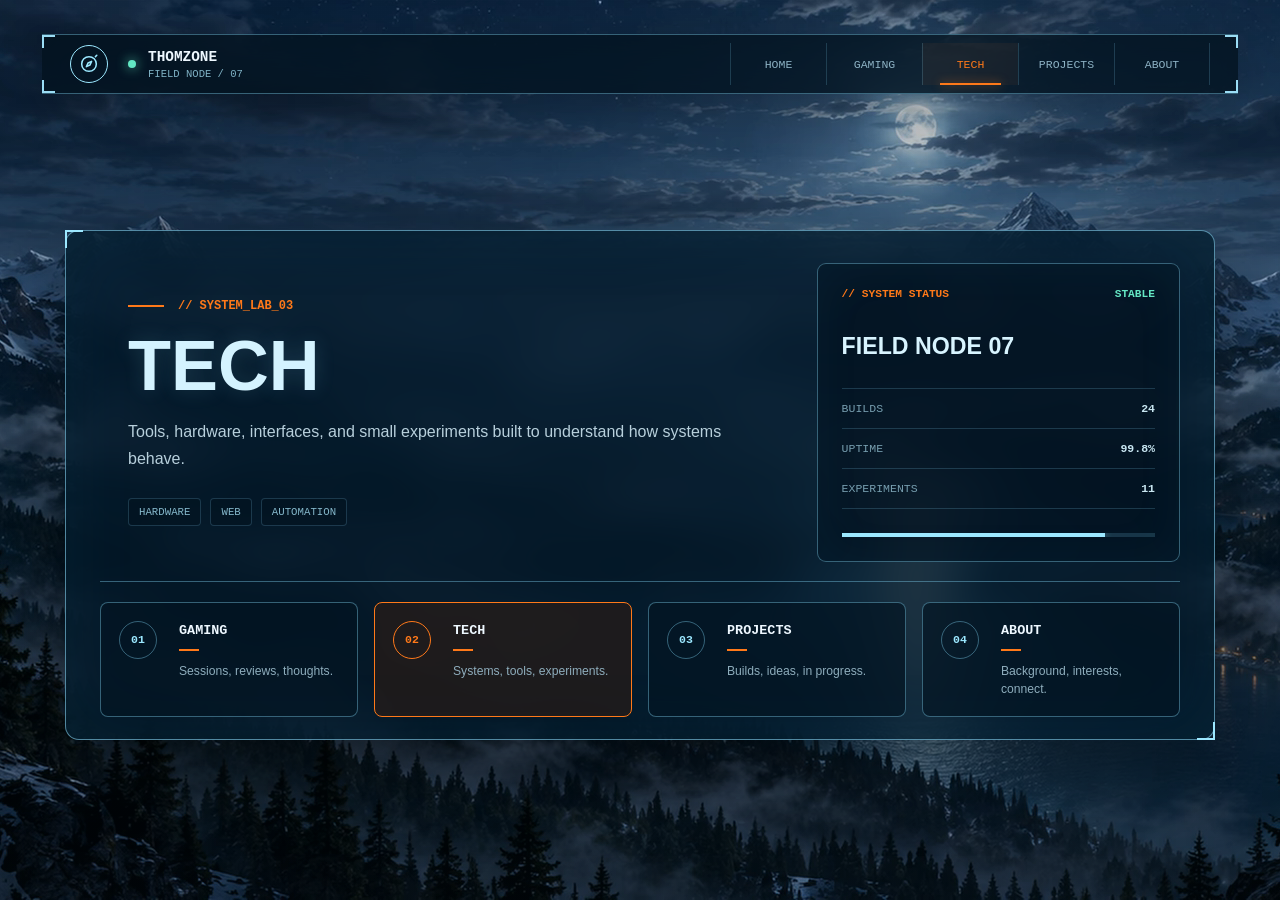
<file: tech.html>
<!doctype html>
<html lang="en">
  <head>
    <meta charset="UTF-8" />
    <meta name="viewport" content="width=device-width, initial-scale=1" />
    <meta name="theme-color" content="#03111d" />
    <meta name="description" content="Technology and systems - Thomzone." />
    <link rel="icon" type="image/svg+xml" href="favicon.svg" />
    <link rel="stylesheet" href="styles.css" />
    <link rel="stylesheet" href="gaming.css" />
    <title>Tech · Thomzone</title>
  </head>
  <body>
    <div class="background" aria-hidden="true"><video class="background__video" autoplay muted loop playsinline preload="metadata" poster="background-poster.webp"><source src="background.webm" type="video/webm" /><source src="background.mp4" type="video/mp4" /></video><div class="background__overlay"></div></div>
    <header class="site-header">
      <i class="frame-corner frame-corner--tl" aria-hidden="true"></i><i class="frame-corner frame-corner--tr" aria-hidden="true"></i><i class="frame-corner frame-corner--bl" aria-hidden="true"></i><i class="frame-corner frame-corner--br" aria-hidden="true"></i>
      <a class="brand" href="index.html" aria-label="Thomzone, home"><span class="brand__mark" aria-hidden="true"><svg viewBox="0 0 24 24"><circle cx="12" cy="12" r="8" /><path d="m14.8 9.2-1.7 3.9-3.9 1.7 1.7-3.9 3.9-1.7Z" /><path d="M19 4l1.5-1.5" /></svg></span><span class="brand__status" aria-hidden="true"></span><span class="brand__copy"><strong>Thomzone</strong><small>Field node / 07</small></span></a>
      <nav class="main-nav" aria-label="Main navigation"><a class="main-nav__link" href="index.html">Home</a><a class="main-nav__link" href="gaming.html">Gaming</a><a class="main-nav__link is-active" href="tech.html" aria-current="page">Tech</a><a class="main-nav__link" href="projects.html">Projects</a><a class="main-nav__link" href="about.html">About</a></nav>
    </header>
    <main class="page-content"><section class="hero-section"><div class="command-panel inner-page-panel"><i class="panel-corner panel-corner--tl" aria-hidden="true"></i><i class="panel-corner panel-corner--br" aria-hidden="true"></i>
      <div class="inner-page-grid"><div class="inner-page-copy"><p class="kicker"><span></span>// System_Lab_03</p><h1>Tech</h1><p class="inner-page-lead">Tools, hardware, interfaces, and small experiments built to understand how systems behave.</p><div class="tag-row"><span>Hardware</span><span>Web</span><span>Automation</span></div></div><aside class="data-panel"><div class="data-panel__heading"><p>// System status</p><span>Stable</span></div><h2>Field Node 07</h2><dl class="data-list"><div><dt>Builds</dt><dd>24</dd></div><div><dt>Uptime</dt><dd>99.8%</dd></div><div><dt>Experiments</dt><dd>11</dd></div></dl><div class="signal-progress"><span style="width: 84%"></span></div></aside></div>
      <div class="command-panel__divider"></div><nav class="portal-grid" aria-label="Explore areas"><a class="portal-card" href="gaming.html"><b>01</b><div><h2>Gaming</h2><span></span><p>Sessions, reviews, thoughts.</p></div></a><a class="portal-card is-current" href="tech.html"><b>02</b><div><h2>Tech</h2><span></span><p>Systems, tools, experiments.</p></div></a><a class="portal-card" href="projects.html"><b>03</b><div><h2>Projects</h2><span></span><p>Builds, ideas, in progress.</p></div></a><a class="portal-card" href="about.html"><b>04</b><div><h2>About</h2><span></span><p>Background, interests, connect.</p></div></a></nav>
    </div></section></main><script src="script.js"></script>
  </body>
</html>
</file>
<file: styles.css>
:root {
  color-scheme: dark;
  font-family: "Segoe UI", Arial, sans-serif;
  color: #eef8ff;
  background: #020b13;
  font-synthesis: none;
  --orange: #ff7919;
  --cyan: #9ce8ff;
  --cyan-muted: #73a9bd;
  --ink: #03111d;
  --line: rgb(125 204 237 / 42%);
  --line-soft: rgb(125 204 237 / 20%);
  --page-width: 1150px;
  --header-height: 60px;
}
 
/* Thomzone signal boot intro */
@property --intro-hole {
  syntax: "<length>";
  inherits: false;
  initial-value: 0px;
}

.intro-overlay {
  display: none;
}

.intro-playing .intro-overlay {
  position: fixed;
  inset: 0;
  z-index: 1000;
  display: grid;
  place-items: center;
  overflow: hidden;
  color: #d9f8ff;
  background: #02070d;
  -webkit-mask-image: radial-gradient(circle at 50% 50%, transparent 0 var(--intro-hole), #000 calc(var(--intro-hole) + 2px));
  mask-image: radial-gradient(circle at 50% 50%, transparent 0 var(--intro-hole), #000 calc(var(--intro-hole) + 2px));
  animation: intro-open 1s cubic-bezier(.65, 0, .24, 1) forwards;
}

.intro-overlay::before,
.intro-overlay::after {
  position: absolute;
  inset: 0;
  pointer-events: none;
  content: "";
}

.intro-overlay::before {
  background: radial-gradient(circle at center, transparent 0 12rem, rgb(2 7 13 / 84%) 32rem), repeating-linear-gradient(0deg, transparent 0 3px, rgb(107 218 255 / 4%) 4px 5px);
}

.intro-overlay::after {
  inset: 22px;
  border: 1px solid rgb(107 218 255 / 18%);
  box-shadow: inset 0 0 70px rgb(29 154 207 / 8%), 0 0 70px rgb(29 154 207 / 8%);
}

.intro-overlay__core {
  position: relative;
  display: grid;
  width: min(68vw, 390px);
  aspect-ratio: 1;
  place-items: center;
  border: 1px solid rgb(124 224 255 / 32%);
  border-radius: 50%;
  background: radial-gradient(circle, rgb(45 155 197 / 18%), rgb(4 17 28 / 52%) 48%, transparent 70%);
  box-shadow: 0 0 35px rgb(53 190 236 / 28%), inset 0 0 34px rgb(53 190 236 / 18%);
  animation: intro-core 1s ease-in-out forwards;
}

.intro-overlay__core::before,
.intro-overlay__core::after {
  position: absolute;
  width: 124%;
  height: 1px;
  background: linear-gradient(90deg, transparent, rgb(124 224 255 / 65%), transparent);
  content: "";
}

.intro-overlay__core::after { transform: rotate(90deg); }

.intro-overlay__orbit {
  position: absolute;
  border: 1px solid rgb(124 224 255 / 55%);
  border-radius: 50%;
}

.intro-overlay__orbit--outer {
  inset: -12%;
  border-top-color: var(--orange);
  border-right-color: transparent;
  box-shadow: 0 0 18px rgb(255 121 25 / 55%);
  animation: intro-spin 1s linear forwards;
}

.intro-overlay__orbit--inner {
  inset: 13%;
  border-bottom-color: var(--orange);
  border-left-color: transparent;
  box-shadow: inset 0 0 20px rgb(53 190 236 / 15%);
  animation: intro-spin-reverse 1s linear forwards;
}

.intro-overlay__core-mark {
  z-index: 1;
  color: #e7fbff;
  font: 700 clamp(2rem, 8vw, 4rem)/1 Consolas, "Courier New", monospace;
  letter-spacing: .16em;
  text-shadow: 0 0 25px #59d9ff;
}

.intro-overlay__caption {
  position: absolute;
  top: calc(100% + 42px);
  color: #9ce8ff;
  font: 600 .65rem/1.4 Consolas, "Courier New", monospace;
  letter-spacing: .24em;
  text-align: center;
  text-transform: uppercase;
  white-space: nowrap;
}

.intro-overlay__spark {
  position: absolute;
  width: 7px;
  height: 7px;
  border-radius: 50%;
  background: #ff9b45;
  box-shadow: 0 0 18px 5px rgb(255 121 25 / 68%);
}

.intro-overlay__spark--one {
  top: 5%;
  left: 22%;
  animation: intro-spark 1.2s ease-out infinite alternate;
}

.intro-overlay__spark--two {
  right: 8%;
  bottom: 24%;
  background: #9ce8ff;
  box-shadow: 0 0 18px 5px rgb(71 208 255 / 65%);
  animation: intro-spark 1.5s ease-in-out .2s infinite alternate-reverse;
}

.intro-overlay__skip {
  position: absolute;
  right: 42px;
  bottom: 34px;
  z-index: 2;
  padding: 10px 14px;
  border: 1px solid rgb(124 224 255 / 35%);
  color: #c8f4ff;
  background: rgb(3 18 30 / 70%);
  font: 600 .68rem Consolas, "Courier New", monospace;
  letter-spacing: .12em;
  text-transform: uppercase;
  cursor: pointer;
}

.intro-overlay__skip:hover,
.intro-overlay__skip:focus-visible {
  border-color: var(--orange);
  outline: 2px solid transparent;
  color: #fff;
  box-shadow: 0 0 18px rgb(255 121 25 / 25%);
}

@keyframes intro-open {
  0% { --intro-hole: 0px; }
  62% { --intro-hole: 15vmin; }
  100% { --intro-hole: 160vmax; }
}

@keyframes intro-core {
  0%, 15% { opacity: 0; transform: scale(.55); }
  38% { opacity: 1; transform: scale(1); }
  76% { opacity: 1; transform: scale(1.08); }
  100% { opacity: 0; transform: scale(1.45); }
}

@keyframes intro-spin { to { transform: rotate(420deg); } }
@keyframes intro-spin-reverse { to { transform: rotate(-300deg); } }
@keyframes intro-spark { to { opacity: .35; transform: scale(.5); } }

@media (max-width: 540px) {
  .intro-overlay::after { inset: 12px; }
  .intro-overlay__skip { right: 24px; bottom: 24px; }
  .intro-overlay__caption { top: calc(100% + 30px); font-size: .55rem; }
}

@media (prefers-reduced-motion: reduce) {
  .intro-playing .intro-overlay { display: none; }
}

@media (hover: hover) and (pointer: fine) {
  body,
  body * {
    cursor: url("cursor.svg") 3 2, auto;
  }

  :where(a, button, [role="button"], input[type="button"], input[type="submit"], input[type="reset"], summary) {
    cursor: url("cursor-link.svg") 3 2, pointer !important;
  }

  :where(input[type="text"], input[type="email"], input[type="search"], input[type="url"], input[type="password"], textarea, [contenteditable="true"]) {
    cursor: text !important;
  }
}

* {
  box-sizing: border-box;
  letter-spacing: 0;
}

html {
  /* Always show the vertical scrollbar, including on short pages. */
  overflow-y: scroll;
  scroll-behavior: smooth;
  scroll-padding-top: 116px;
}

body {
  min-height: 100vh;
  margin: 0;
  overflow-x: hidden;
  color: #eef8ff;
  background: var(--ink);
}

a {
  color: inherit;
  text-decoration: none;
  -webkit-tap-highlight-color: transparent;
}

svg {
  display: block;
  width: 1.5rem;
  height: 1.5rem;
  fill: none;
  stroke: currentColor;
  stroke-linecap: round;
  stroke-linejoin: round;
  stroke-width: 1.7;
}

.background {
  position: fixed;
  inset: 0;
  z-index: 0;
  overflow: hidden;
  background: #03111d url("background-poster.webp") center / cover no-repeat;
}

.background__video {
  width: 100%;
  height: 100%;
  object-fit: cover;
  opacity: 0;
  transition: opacity 500ms ease;
}

.background__video.is-ready {
  opacity: 1;
}

.background__overlay {
  position: absolute;
  inset: 0;
  pointer-events: none;
  background: linear-gradient(180deg, rgb(1 12 23 / 18%), rgb(1 10 18 / 43%));
}

.site-header {
  position: fixed;
  top: 34px;
  right: 42px;
  left: 42px;
  z-index: 100;
  display: grid;
  grid-template-columns: minmax(280px, 1fr) auto;
  align-items: center;
  min-height: var(--header-height);
  padding: 8px 28px;
  border-top: 1px solid var(--line);
  border-bottom: 1px solid var(--line);
  background: rgb(3 18 30 / 78%);
  box-shadow: 0 15px 50px rgb(0 0 0 / 20%);
  backdrop-filter: blur(16px) saturate(120%);
  transition:
    background-color 180ms ease,
    box-shadow 180ms ease;
}

.site-header.is-scrolled {
  background: rgb(3 17 29 / 95%);
  box-shadow: 0 15px 50px rgb(0 0 0 / 42%);
}

.frame-corner {
  position: absolute;
  width: 13px;
  height: 13px;
  pointer-events: none;
}

.frame-corner--tl {
  top: 0;
  left: 0;
  border-top: 2px solid #9bddf5;
  border-left: 2px solid #9bddf5;
}

.frame-corner--tr {
  top: 0;
  right: 0;
  border-top: 2px solid #9bddf5;
  border-right: 2px solid #9bddf5;
}

.frame-corner--bl {
  bottom: 0;
  left: 0;
  border-bottom: 2px solid #9bddf5;
  border-left: 2px solid #9bddf5;
}

.frame-corner--br {
  right: 0;
  bottom: 0;
  border-right: 2px solid #9bddf5;
  border-bottom: 2px solid #9bddf5;
}

.brand {
  display: inline-flex;
  align-items: center;
  width: max-content;
  min-width: 0;
  gap: 12px;
}

.brand__mark {
  display: grid;
  flex: 0 0 auto;
  place-items: center;
  width: 38px;
  height: 38px;
  border: 1px solid var(--cyan);
  border-radius: 50%;
  color: var(--cyan);
}

.brand__mark svg {
  width: 22px;
  height: 22px;
}

.brand__status {
  width: 8px;
  height: 8px;
  margin-left: 8px;
  border-radius: 50%;
  background: #62e7c3;
  box-shadow: 0 0 12px rgb(98 231 195 / 90%);
}

.brand__copy {
  display: grid;
  gap: 3px;
}

.brand__copy strong,
.brand__copy small,
.main-nav__link,
.kicker,
.signal-panel__heading,
.signal-stats,
.signal-progress__label,
.portal-card h2,
.section-code,
.data-grid span {
  font-family: Consolas, "Courier New", monospace;
  text-transform: uppercase;
}

.brand__copy strong {
  font-size: 0.9rem;
}

.brand__copy small {
  color: #7fb2c5;
  font-size: 0.66rem;
}

.main-nav {
  display: flex;
  align-items: stretch;
  align-self: stretch;
}

.main-nav__link {
  position: relative;
  display: grid;
  place-items: center;
  min-width: 96px;
  padding: 0 18px;
  border-left: 1px solid var(--line-soft);
  color: #8db2c4;
  font-size: 0.72rem;
  transition:
    color 160ms ease,
    background-color 160ms ease;
}

.main-nav__link:last-child {
  border-right: 1px solid var(--line-soft);
}

.main-nav__link::after {
  content: "";
  position: absolute;
  right: 17px;
  bottom: 0;
  left: 17px;
  height: 2px;
  background: transparent;
}

.main-nav__link:hover,
.main-nav__link:focus-visible,
.main-nav__link.is-active {
  color: var(--orange);
  background: rgb(255 121 25 / 5%);
  outline: none;
}

.main-nav__link.is-active::after {
  background: var(--orange);
  box-shadow: 0 0 10px rgb(255 121 25 / 65%);
}

.page-content {
  position: relative;
  z-index: 1;
  width: 100%;
}

.page-section {
  scroll-margin-top: 116px;
}

.hero-section {
  display: grid;
  align-items: center;
  min-height: 100svh;
  padding: 140px 20px 70px;
}

.command-panel {
  position: relative;
  width: min(var(--page-width), 100%);
  margin: 0 auto;
  padding: 24px 34px 22px;
  border: 1px solid rgb(139 217 248 / 58%);
  border-radius: 14px;
  background: rgb(3 24 39 / 78%);
  box-shadow:
    0 28px 80px rgb(0 0 0 / 36%),
    inset 0 0 80px rgb(55 150 191 / 8%);
  backdrop-filter: blur(20px) saturate(118%);
}

.panel-corner {
  position: absolute;
  width: 18px;
  height: 18px;
  pointer-events: none;
}

.panel-corner--tl {
  top: -1px;
  left: -1px;
  border-top: 2px solid var(--cyan);
  border-left: 2px solid var(--cyan);
}

.panel-corner--br {
  right: -1px;
  bottom: -1px;
  border-right: 2px solid var(--cyan);
  border-bottom: 2px solid var(--cyan);
}

.command-panel__top {
  display: grid;
  grid-template-columns: minmax(0, 1.62fr) minmax(340px, 0.95fr);
  gap: 48px;
  align-items: stretch;
}

.hero-copy {
  display: flex;
  flex-direction: column;
  justify-content: center;
  min-width: 0;
  padding: 12px 0 2px 28px;
}

.kicker {
  display: flex;
  align-items: center;
  gap: 14px;
  margin: 0 0 20px;
  color: var(--orange);
  font-size: 0.75rem;
  font-weight: 700;
}

.kicker span {
  width: 36px;
  height: 2px;
  background: var(--orange);
}

.hero-title-frame {
  position: relative;
  padding-left: 0;
}

.hero-title-frame::before,
.hero-title-frame::after,
.hero-title-frame i::before,
.hero-title-frame i::after {
  content: "";
  position: absolute;
  width: 12px;
  height: 12px;
  border-color: #a6e4fb;
  pointer-events: none;
}

.hero-title-frame::before {
  top: -8px;
  left: -26px;
  border-top: 1px solid;
  border-left: 1px solid;
}

.hero-title-frame::after {
  right: 0;
  bottom: -5px;
  border-right: 1px solid;
  border-bottom: 1px solid;
}

.hero-title-frame h1 {
  margin: 0;
  font-family: "Bahnschrift", "Arial Black", Arial, sans-serif;
  font-size: 4.4rem;
  font-weight: 800;
  line-height: 0.9;
  text-transform: uppercase;
  text-shadow: 0 0 20px rgb(148 226 255 / 15%);
}

.hero-title-frame h1 span {
  display: block;
}

.hero-title-frame h1 span:last-child {
  margin-top: 9px;
  color: #c2efff;
}

.hero-intro {
  margin: 16px 0 0;
  color: #b8d0dc;
  font-size: 1rem;
  line-height: 1.6;
}

.hero-actions {
  display: flex;
  flex-wrap: wrap;
  gap: 22px;
  margin-top: 23px;
}

.hero-note {
  margin: 14px 0 0;
  color: #8eadbc;
  font-size: 0.78rem;
  line-height: 1.5;
}

.button {
  display: inline-flex;
  align-items: center;
  justify-content: center;
  min-width: 138px;
  min-height: 50px;
  padding: 0 28px;
  border: 1px solid transparent;
  border-radius: 5px;
  font-family: Consolas, "Courier New", monospace;
  font-size: 0.86rem;
  font-weight: 700;
  text-transform: uppercase;
  transition:
    transform 160ms ease,
    background-color 160ms ease,
    border-color 160ms ease;
}

.button:hover,
.button:focus-visible {
  transform: translateY(-2px);
  outline: none;
}

.button--primary {
  color: #120b06;
  background: var(--orange);
  box-shadow: 0 0 22px rgb(255 121 25 / 23%);
}

.button--primary:hover,
.button--primary:focus-visible {
  background: #ff974e;
}

.button--secondary {
  border-color: var(--cyan);
  color: #bfeeff;
  background: rgb(4 20 33 / 62%);
}

.button--secondary:hover,
.button--secondary:focus-visible {
  background: rgb(126 218 251 / 10%);
}

.signal-panel {
  min-width: 0;
  padding: 19px 22px 16px;
  border: 1px solid var(--line);
  border-radius: 9px;
  background: rgb(3 19 31 / 68%);
  box-shadow: inset 0 0 50px rgb(55 150 191 / 6%);
}

.signal-panel__heading {
  display: flex;
  align-items: center;
  justify-content: space-between;
  color: var(--orange);
  font-size: 0.72rem;
  font-weight: 700;
}

.signal-panel__heading p {
  margin: 0;
}

.signal-panel__heading span {
  color: var(--cyan);
}

.signal-graph {
  position: relative;
  height: 165px;
  margin-top: 14px;
  overflow: hidden;
  border: 1px solid var(--line-soft);
  background-color: rgb(2 15 25 / 50%);
  background-image:
    linear-gradient(rgb(125 204 237 / 9%) 1px, transparent 1px),
    linear-gradient(90deg, rgb(125 204 237 / 9%) 1px, transparent 1px);
  background-size: 22px 22px;
}

.signal-graph svg {
  position: absolute;
  inset: 0;
  width: 100%;
  height: 100%;
}

.signal-graph__path {
  fill: none;
  stroke: var(--cyan);
  stroke-width: 2;
  vector-effect: non-scaling-stroke;
}

.signal-graph circle {
  fill: #062238;
  stroke: var(--cyan);
  stroke-width: 3;
  vector-effect: non-scaling-stroke;
}

.signal-graph .signal-graph__point--hot {
  fill: var(--orange);
  stroke: #ffd1ad;
  filter: drop-shadow(0 0 8px var(--orange));
}

.signal-graph__label {
  position: absolute;
  z-index: 2;
  color: #bbd4df;
  font-family: Consolas, "Courier New", monospace;
  font-size: 0.63rem;
  text-transform: uppercase;
}

.signal-graph__label--base {
  bottom: 5px;
  left: 11px;
}

.signal-graph__label--max {
  top: 10px;
  right: 10px;
}

.signal-stats {
  display: grid;
  grid-template-columns: repeat(3, 1fr);
  margin: 17px 0 0;
}

.signal-stats div {
  padding: 0 13px;
  border-left: 1px solid var(--line-soft);
}

.signal-stats div:first-child {
  padding-left: 0;
  border-left: 0;
}

.signal-stats dt {
  font-size: 0.83rem;
  font-weight: 700;
}

.signal-stats dd {
  margin: 5px 0 0;
  color: #78aabd;
  font-size: 0.61rem;
}

.signal-progress {
  width: 74%;
  height: 4px;
  margin-top: 17px;
  overflow: hidden;
  background: rgb(125 204 237 / 18%);
}

.signal-progress span {
  display: block;
  width: 72%;
  height: 100%;
  background: var(--cyan);
  box-shadow: 0 0 8px rgb(156 232 255 / 44%);
}

.signal-progress__label {
  float: right;
  margin: -8px 0 0;
  color: #79adc0;
  font-size: 0.61rem;
}

.command-panel__divider {
  height: 1px;
  margin: 19px 0 20px;
  background: var(--line);
}

.portal-grid {
  display: grid;
  grid-template-columns: repeat(4, 1fr);
  gap: 16px;
}

.portal-grid--games {
  grid-template-columns: repeat(3, minmax(0, 1fr));
}

.portal-card {
  display: grid;
  grid-template-columns: 44px minmax(0, 1fr);
  gap: 16px;
  min-height: 104px;
  padding: 18px;
  border: 1px solid var(--line);
  border-radius: 8px;
  background: rgb(3 21 35 / 68%);
  transition:
    border-color 160ms ease,
    background-color 160ms ease,
    transform 160ms ease;
}

.portal-card:hover,
.portal-card:focus-visible {
  transform: translateY(-3px);
  border-color: var(--cyan);
  background: rgb(9 42 62 / 82%);
  outline: none;
}

.portal-card > svg {
  width: 38px;
  height: 38px;
  color: var(--cyan);
}

.portal-card h2 {
  margin: 2px 0 0;
  font-size: 0.84rem;
}

.portal-card div > span {
  display: block;
  width: 20px;
  height: 2px;
  margin-top: 11px;
  background: var(--orange);
}

.portal-card p {
  margin: 12px 0 0;
  color: #8eadbc;
  font-size: 0.76rem;
  line-height: 1.45;
}

.portal-card > b {
  display: grid;
  place-items: center;
  width: 38px;
  height: 38px;
  border: 1px solid var(--line);
  border-radius: 50%;
  color: var(--cyan);
  font-family: Consolas, "Courier New", monospace;
  font-size: 0.72rem;
}

.portal-card.is-current {
  border-color: var(--orange);
  background: rgb(40 29 24 / 72%);
}

.portal-card.is-current > b {
  border-color: var(--orange);
  color: var(--orange);
}

.inner-page-panel {
  padding-top: 32px;
}

.inner-page-grid {
  display: grid;
  grid-template-columns: minmax(0, 1.55fr) minmax(320px, 0.85fr);
  gap: 54px;
  align-items: stretch;
  min-height: 292px;
}

.inner-page-copy {
  display: flex;
  flex-direction: column;
  justify-content: center;
  padding: 18px 28px;
}

.inner-page-copy h1 {
  margin: 0;
  color: #d4f3ff;
  font-family: "Bahnschrift", "Arial Black", Arial, sans-serif;
  font-size: 4.4rem;
  font-weight: 800;
  line-height: 0.95;
  text-transform: uppercase;
  text-shadow: 0 0 20px rgb(148 226 255 / 16%);
}

.inner-page-lead {
  max-width: 650px;
  margin: 18px 0 0;
  color: #b8d0dc;
  font-size: 1rem;
  line-height: 1.7;
}

.tag-row {
  display: flex;
  flex-wrap: wrap;
  gap: 9px;
  margin-top: 25px;
}

.tag-row span {
  padding: 7px 10px;
  border: 1px solid var(--line-soft);
  border-radius: 4px;
  color: #85b8cb;
  background: rgb(4 20 32 / 54%);
  font-family: Consolas, "Courier New", monospace;
  font-size: 0.67rem;
  text-transform: uppercase;
}

.data-panel {
  min-width: 0;
  padding: 24px;
  border: 1px solid var(--line);
  border-radius: 9px;
  background: rgb(3 19 31 / 68%);
  box-shadow: inset 0 0 50px rgb(55 150 191 / 6%);
}

.data-panel__heading {
  display: flex;
  align-items: center;
  justify-content: space-between;
  gap: 18px;
  color: var(--orange);
  font-family: Consolas, "Courier New", monospace;
  font-size: 0.7rem;
  font-weight: 700;
  text-transform: uppercase;
}

.data-panel__heading p {
  margin: 0;
}

.data-panel__heading span {
  color: #64e6c3;
}

.data-panel__note {
  margin: 14px 0 0;
  color: #91adba;
  font-size: 0.78rem;
  line-height: 1.55;
}

.data-panel h2 {
  margin: 33px 0 0;
  color: #d8f4ff;
  font-family: "Bahnschrift", "Arial Black", Arial, sans-serif;
  font-size: 1.45rem;
  text-transform: uppercase;
}

.data-list {
  margin: 28px 0 0;
  border-top: 1px solid var(--line-soft);
}

.data-list div {
  display: flex;
  align-items: center;
  justify-content: space-between;
  gap: 20px;
  padding: 13px 0;
  border-bottom: 1px solid var(--line-soft);
}

.data-list dt,
.data-list dd {
  margin: 0;
  font-family: Consolas, "Courier New", monospace;
  font-size: 0.72rem;
  text-transform: uppercase;
}

.data-list dt {
  color: #779eaf;
}

.data-list dd {
  color: #c9e7f2;
  font-weight: 700;
}

.data-panel .signal-progress {
  width: 100%;
  margin-top: 24px;
}

.about-mascot {
  position: relative;
  align-self: center;
  margin: 0;
}

.about-mascot img {
  position: relative;
  z-index: 1;
  height: 340px;
  filter: drop-shadow(0 0 24px rgb(0 170 255 / 35%));
}

.about-mascot__overlay {
  position: absolute;
  z-index: 2;
  bottom: 0;
  left: 50%;
  width: auto;
  height: 420px;
  overflow: visible;
  transform: translateX(-50%);
  pointer-events: none;
}

.about-hub-summary {
  display: grid;
  grid-template-columns: repeat(3, minmax(0, 1fr));
  margin: 18px 0 0;
  padding: 14px 0;
  border-top: 1px solid var(--line-soft);
  border-bottom: 1px solid var(--line-soft);
}

.about-hub-summary div {
  padding: 0 20px;
  border-left: 1px solid var(--line-soft);
}

.about-hub-summary div:first-child {
  padding-left: 0;
  border-left: 0;
}

.about-hub-summary dt {
  color: var(--orange);
  font-family: Consolas, "Courier New", monospace;
  font-size: 0.66rem;
  font-weight: 700;
  text-transform: uppercase;
}

.about-hub-summary dd {
  margin: 7px 0 0;
  color: #c9e7f2;
  font-family: Consolas, "Courier New", monospace;
  font-size: 0.75rem;
  font-weight: 700;
}

.about-info__intro,
.about-contact > div > p:last-child {
  max-width: 760px;
  color: #b8d0dc;
  line-height: 1.7;
}

.about-info > h2,
.about-contact h2 {
  margin: 0;
  color: #d8f4ff;
  font-family: "Bahnschrift", "Arial Black", Arial, sans-serif;
  font-size: 1.8rem;
  text-transform: uppercase;
}

.about-info__intro {
  margin: 12px 0 0;
}

.about-features {
  display: grid;
  grid-template-columns: repeat(3, minmax(0, 1fr));
  gap: 16px;
  margin-top: 24px;
}

.about-feature {
  min-width: 0;
  padding: 20px;
  border: 1px solid var(--line);
  border-radius: 8px;
  background: rgb(3 21 35 / 68%);
}

.about-feature > span {
  color: var(--orange);
  font-family: Consolas, "Courier New", monospace;
  font-size: 0.68rem;
  font-weight: 700;
}

.about-feature h3 {
  margin: 14px 0 8px;
  color: #d8f4ff;
  font-size: 1.05rem;
}

.about-feature p {
  margin: 0;
  color: #a9c4d0;
  font-size: 0.9rem;
  line-height: 1.65;
}

.about-games-link {
  margin-top: 22px;
}

.about-contact {
  display: flex;
  align-items: center;
  justify-content: space-between;
  gap: 30px;
}

.about-contact > div > p:last-child {
  margin: 10px 0 0;
}

.about-contact__links {
  display: flex;
  flex-wrap: wrap;
  justify-content: flex-end;
  gap: 12px;
}

.about-contact__links .button {
  min-width: 0;
  padding: 0 18px;
  font-size: 0.75rem;
}

.content-section {
  width: min(var(--page-width), calc(100% - 40px));
  min-height: 52svh;
  margin: 0 auto 40px;
  padding: 54px;
  border: 1px solid var(--line);
  border-radius: 10px;
  background: rgb(3 23 37 / 86%);
  box-shadow: 0 25px 70px rgb(0 0 0 / 28%);
  backdrop-filter: blur(18px);
}

.section-code {
  margin: 0 0 14px;
  color: var(--orange);
  font-size: 0.75rem;
}

.content-section > h2 {
  margin: 0;
  font-family: "Bahnschrift", "Arial Black", Arial, sans-serif;
  font-size: 2.5rem;
  text-transform: uppercase;
}

.data-grid {
  display: grid;
  grid-template-columns: repeat(2, 1fr);
  gap: 18px;
  margin-top: 40px;
}

.data-grid article {
  min-height: 150px;
  padding: 24px;
  border: 1px solid var(--line-soft);
  border-radius: 8px;
  background: rgb(4 20 32 / 58%);
}

.data-grid span {
  color: var(--cyan);
  font-size: 0.7rem;
}

.data-grid h3 {
  margin: 36px 0 0;
  font-size: 1.1rem;
}

.data-grid p,
.about-copy {
  margin: 8px 0 0;
  color: #91adba;
  line-height: 1.6;
}

.about-copy {
  max-width: 650px;
  margin-top: 28px;
  font-size: 1.1rem;
}

@media (max-width: 1040px) {
  .site-header {
    top: 18px;
    right: 20px;
    left: 20px;
  }

  .main-nav__link {
    min-width: 80px;
    padding: 0 12px;
  }

  .command-panel__top {
    grid-template-columns: 1fr;
    gap: 30px;
  }

  .inner-page-grid {
    grid-template-columns: 1fr;
    gap: 30px;
  }

  .about-mascot {
    justify-self: center;
  }

  .about-mascot__overlay {
    height: 320px;
  }

  .about-contact {
    align-items: flex-start;
    flex-direction: column;
  }

  .about-contact__links {
    justify-content: flex-start;
  }

  .hero-title-frame h1 {
    font-size: 3.7rem;
  }

  .signal-panel {
    max-width: none;
  }

  .portal-grid {
    grid-template-columns: repeat(2, 1fr);
  }
}

@media (max-width: 760px) {
  html {
    scroll-padding-top: 132px;
  }

  .site-header {
    grid-template-columns: 1fr;
    gap: 8px;
    padding: 8px 14px 0;
  }

  .brand {
    padding-left: 2px;
  }

  .brand__mark {
    width: 34px;
    height: 34px;
  }

  .main-nav {
    width: 100%;
    overflow-x: auto;
    scrollbar-width: none;
  }

  .main-nav::-webkit-scrollbar {
    display: none;
  }

  .main-nav__link {
    flex: 1 0 auto;
    min-height: 40px;
  }

  .hero-section {
    padding-top: 150px;
  }

  .hero-copy {
    padding-left: 12px;
  }

  .hero-title-frame h1 {
    font-size: 3rem;
  }

  .command-panel {
    padding: 22px;
  }

  .page-section {
    scroll-margin-top: 132px;
  }

  .portal-grid--games {
    grid-template-columns: 1fr;
  }
}

@media (max-width: 540px) {
  .site-header {
    top: 10px;
    right: 10px;
    left: 10px;
  }

  .brand__copy strong {
    font-size: 0.8rem;
  }

  .brand__copy small {
    font-size: 0.62rem;
  }

  .main-nav__link {
    min-width: 50px;
    padding: 0 4px;
    font-size: 0.56rem;
  }

  .hero-section {
    padding: 145px 12px 44px;
  }

  .command-panel {
    padding: 20px 15px;
    border-radius: 9px;
  }

  .hero-copy {
    padding: 5px 8px 0;
  }

  .kicker {
    font-size: 0.68rem;
  }

  .hero-title-frame h1 {
    font-size: 2.45rem;
  }

  .inner-page-copy {
    padding: 5px 8px 0;
  }

  .inner-page-copy h1 {
    font-size: 2.7rem;
  }

  .data-panel {
    padding: 18px;
  }

  .hero-title-frame::before {
    left: -8px;
  }

  .hero-intro {
    font-size: 0.96rem;
  }

  .hero-actions {
    gap: 10px;
  }

  .button {
    width: 100%;
  }

  .signal-panel {
    padding: 16px 13px;
  }

  .signal-graph {
    height: 150px;
  }

  .signal-stats dt {
    font-size: 0.72rem;
  }

  .signal-stats dd {
    font-size: 0.56rem;
  }

  .portal-grid,
  .data-grid {
    grid-template-columns: 1fr;
  }

  .about-features {
    grid-template-columns: 1fr;
  }

  .about-hub-summary {
    grid-template-columns: 1fr;
    gap: 12px;
  }

  .about-hub-summary div,
  .about-hub-summary div:first-child {
    padding: 0;
    border: 0;
  }

  .about-mascot img {
    height: 280px;
  }

  .about-mascot__overlay {
    height: 280px;
  }

  .about-contact__links {
    width: 100%;
  }

  .about-contact__links .button {
    width: 100%;
  }

  .portal-card {
    min-height: 96px;
  }

  .content-section {
    width: calc(100% - 24px);
    min-height: auto;
    padding: 32px 22px;
  }

  .content-section > h2 {
    font-size: 2rem;
  }
}

@media (prefers-reduced-motion: reduce) {
  html {
    scroll-behavior: auto;
  }

  .background__video {
    display: none;
  }

  *,
  *::before,
  *::after {
    transition-duration: 0.01ms !important;
  }
}

/* ---------------------     Hologram-bilden i hero-sektionen     --------------------- */
/* Hologram-bilden: fötterna står på linjen */
.hologram-panel {
  display: flex;
  align-items: flex-end;
  justify-content: center;
  align-self: end;
  min-width: 0;
  margin-bottom: -19px;
}

.hologram-panel img {
  display: block;
  width: auto;
  height: 420px;
  max-width: 100%;
  object-fit: contain;
  filter: drop-shadow(0 0 24px rgb(0 170 255 / 35%));
}

/* På smala skärmar staplas allt, så den negativa marginalen tas bort */
@media (max-width: 1040px) {
  .hologram-panel {
    align-self: auto;
    margin-bottom: 0;
  }

  .hologram-panel img {
    height: 320px;
  }
}

@media (max-width: 540px) {
  .hologram-panel img {
    height: 260px;
  }

  .about-mascot img {
    height: 280px;
  }

  .about-mascot__overlay {
    height: 280px;
  }
}

/* The shared shell stays mounted; only these cached page panels move. */
[hidden] { display: none !important; }
.page-flow {
  position: relative;
  z-index: 1;
  display: flow-root;
  overflow: clip;
  min-height: 100svh;
}
.page-flow > .page-content { margin: 0; }
.page-flow > .flow-outgoing {
  position: absolute;
  inset: 0 0 auto;
  pointer-events: none;
}
.page-flow.is-transitioning { pointer-events: none; }
.flow-status {
  position: fixed;
  width: 1px;
  height: 1px;
  padding: 0;
  overflow: hidden;
  clip-path: inset(50%);
  white-space: nowrap;
}
.page-content:focus { outline: none; }

/* Status text keeps the decorative portal divider separate. */
.portal-card .server-status { display: inline-flex; width: auto; height: auto; margin-top: 12px; background: transparent; }
.portal-card .server-status-note { display: block; width: auto; height: auto; margin-top: 7px; background: transparent; color: #aac4d2; font-size: .75rem; line-height: 1.5; }
.status--unknown { color: #aac4d2; border-color: #698899; }
.game-head__status { display: grid; justify-items: start; gap: 8px; }
.game-head__status small { max-width: 210px; color: #aac4d2; line-height: 1.5; }

/* Keep player counts readable within narrow game cards. */
.server-status { max-width: 100%; line-height: 1.5; }
.server-status::before { flex-shrink: 0; }
.game-head__status { min-width: 0; max-width: 100%; }
</file>
<file: gaming.css>
/* Gaming-sidan: kompletterar styles.css */

.gaming-hero {
  grid-template-columns: minmax(0, 1.2fr) minmax(0, 1fr);
  gap: 32px;
  align-items: center;
}

.gaming-mascot {
  display: grid;
  place-items: center;
  min-width: 0;
}

.gaming-mascot img {
  display: block;
  width: 100%;
  max-width: 460px;
  height: auto;
  border-radius: 10px;
  filter: drop-shadow(0 0 20px rgb(0 170 255 / 18%));
}

@media (max-width: 1040px) {
  .gaming-hero {
    grid-template-columns: 1fr;
    gap: 24px;
  }
}

@media (max-width: 540px) {
  .gaming-mascot img {
    max-width: 360px;
  }
}

/* Egna typsnitt per spel */
.game-head .game-title {
  margin: 0;
  color: #eef8ff;
  line-height: 1;
}

.game-head .game-title--satisfactory {
  font-family: "Oxanium", sans-serif;
  font-weight: 700;
  font-size: clamp(2.2rem, 5vw, 3.4rem);
  text-transform: uppercase;
  letter-spacing: 0.04em;
  text-shadow: 0 0 18px rgb(255 121 25 / 30%);
}

.game-head .game-title--valheim {
  font-family: "MedievalSharp", cursive;
  font-size: clamp(2.2rem, 5vw, 3.2rem);
  color: #d8f4ff;
  text-shadow: 0 0 18px rgb(156 232 255 / 25%);
}

.game-head .game-title--minecraft {
  font-family: "Silkscreen", monospace;
  font-size: clamp(1.9rem, 4.5vw, 3rem);
  color: #9ce8ff;
  text-shadow: 3px 3px 0 #0a2a3a;
}

.game-nav {
  margin-top: 0;
}

.game-section {
  width: min(var(--page-width), calc(100% - 40px));
  margin: 0 auto 40px;
  padding: 44px;
  border: 1px solid var(--line);
  border-radius: 10px;
  background: rgb(3 23 37 / 86%);
  box-shadow: 0 25px 70px rgb(0 0 0 / 28%);
  backdrop-filter: blur(18px);
  scroll-margin-top: 116px;
}

.game-head {
  display: flex;
  flex-wrap: wrap;
  align-items: flex-end;
  justify-content: space-between;
  gap: 16px;
  padding-bottom: 22px;
  border-bottom: 1px solid var(--line-soft);
}

.game-head h2 {
  margin: 0;
  font-family: "Bahnschrift", "Arial Black", Arial, sans-serif;
  font-size: 2.5rem;
  text-transform: uppercase;
}

.game-head p {
  margin: 8px 0 0;
  color: #91adba;
  line-height: 1.6;
}

.game-grid {
  display: grid;
  grid-template-columns: repeat(2, minmax(0, 1fr));
  gap: 18px;
  margin-top: 26px;
}

.card {
  min-width: 0;
  padding: 22px;
  border: 1px solid var(--line-soft);
  border-radius: 8px;
  background: rgb(4 20 32 / 58%);
}

.card--wide {
  grid-column: 1 / -1;
}

.card h3 {
  margin: 0 0 14px;
  color: var(--cyan);
  font-family: Consolas, "Courier New", monospace;
  font-size: 0.75rem;
  text-transform: uppercase;
}

.card p {
  margin: 0;
  color: #b8d0dc;
  line-height: 1.6;
}

.server-rules {
  display: grid;
  gap: 10px;
  margin: 0;
  padding-left: 20px;
  color: #b8d0dc;
  line-height: 1.6;
}

.server-rules li::marker {
  color: var(--orange);
}

.server-rules__note {
  margin-top: 18px !important;
  color: #9ce8ff !important;
}

.card > .button {
  margin-top: 16px;
}

/* Server */
.status {
  display: inline-flex;
  align-items: center;
  gap: 8px;
  padding: 5px 10px;
  border: 1px solid;
  border-radius: 4px;
  font-family: Consolas, "Courier New", monospace;
  font-size: 0.7rem;
  font-weight: 700;
  text-transform: uppercase;
}

.status::before {
  content: "";
  width: 7px;
  height: 7px;
  border-radius: 50%;
  background: currentColor;
}

.status--online {
  color: #62e7c3;
  border-color: rgb(98 231 195 / 60%);
}

.status--offline {
  color: var(--orange);
  border-color: rgb(255 121 25 / 60%);
}

.server-list {
  margin: 0;
}

.server-list div {
  display: flex;
  align-items: center;
  justify-content: space-between;
  gap: 16px;
  padding: 12px 0;
  border-bottom: 1px solid var(--line-soft);
}

.server-list div:first-child {
  padding-top: 0;
}

.server-list div:last-child {
  border-bottom: 0;
  padding-bottom: 0;
}

.server-list dt {
  color: #779eaf;
  font-family: Consolas, "Courier New", monospace;
  font-size: 0.72rem;
  text-transform: uppercase;
}

.server-list dd {
  margin: 0;
  color: #c9e7f2;
  font-family: Consolas, "Courier New", monospace;
  font-size: 0.8rem;
  font-weight: 700;
}

.copy-btn {
  margin-left: 10px;
  padding: 5px 10px;
  border: 1px solid var(--cyan);
  border-radius: 4px;
  background: transparent;
  color: #bfeeff;
  font-family: Consolas, "Courier New", monospace;
  font-size: 0.66rem;
  text-transform: uppercase;
  cursor: pointer;
}

.copy-btn:hover,
.copy-btn:focus-visible {
  background: rgb(126 218 251 / 10%);
  outline: none;
}

/* Discord-chatt */
.chat {
  display: grid;
  gap: 12px;
  min-width: 0;
}

.chat-msg {
  min-width: 0;
  padding: 10px 14px;
  border-left: 2px solid var(--orange);
  background: rgb(3 19 31 / 60%);
  overflow-wrap: anywhere;
}

.chat-msg header {
  display: flex;
  flex-wrap: wrap;
  justify-content: space-between;
  gap: 12px;
  margin-bottom: 4px;
}

.chat-msg strong {
  color: #d8f4ff;
  font-size: 0.86rem;
}

.chat-msg time {
  color: #6f98a9;
  font-family: Consolas, "Courier New", monospace;
  font-size: 0.66rem;
  overflow-wrap: anywhere;
}

.chat-msg p {
  font-size: 0.92rem;
}

.chat-note {
  margin: 14px 0 0;
  color: #6f98a9;
  font-family: Consolas, "Courier New", monospace;
  font-size: 0.66rem;
  text-transform: uppercase;
}

/* Bildgalleri */
.gallery {
  display: grid;
  grid-template-columns: repeat(2, minmax(0, 1fr));
  gap: 14px;
  margin-top: 26px;
}

.gallery a {
  display: block;
  overflow: hidden;
  border: 1px solid var(--line-soft);
  border-radius: 6px;
  transition:
    border-color 160ms ease,
    transform 160ms ease;
}

.gallery a:hover,
.gallery a:focus-visible {
  border-color: var(--cyan);
  transform: translateY(-2px);
  outline: none;
}

.gallery img {
  display: block;
  width: 100%;
  height: auto;
  aspect-ratio: 16 / 9;
  object-fit: cover;
}

.gallery figure {
  min-width: 0;
  margin: 0;
}

.gallery figcaption {
  padding: 8px 2px 0;
  color: #9db9c6;
  font-size: 0.75rem;
  line-height: 1.45;
}

/* Mobil */
@media (max-width: 760px) {
  .game-section {
    padding: 28px 20px;
  }

  .game-grid,
  .gallery {
    grid-template-columns: 1fr;
  }

  .game-head h2 {
    font-size: 2rem;
  }
}

@media (max-width: 540px) {
  .game-section {
    width: calc(100% - 24px);
    padding: 24px 16px;
  }

  .gallery {
    gap: 10px;
  }
}
/* Färgmarkering per spel på navigationskorten */
.portal-card--satisfactory {
  --accent: #ff7919;
}

.portal-card--valheim {
  --accent: #7fd08a;
}

.portal-card--minecraft {
  --accent: #4fa3ff;
}

.portal-card[class*="portal-card--"] {
  border-bottom: 3px solid var(--accent);
}

.portal-card[class*="portal-card--"]:hover,
.portal-card[class*="portal-card--"]:focus-visible {
  border-color: var(--accent);
}

.portal-card[class*="portal-card--"] h2 {
  color: var(--accent);
}
/* Färgmarkering per spelsektion */
#satisfactory {
  --accent: #ff7919;
}

#valheim {
  --accent: #7fd08a;
}

#minecraft {
  --accent: #4fa3ff;
}

.game-section {
  border-top: 3px solid var(--accent);
}

.game-section .section-code {
  color: var(--accent);
}

/* Shared image viewer, available on every entry page. */

      [hidden] {
        display: none !important;
      }

      /* Lightbox */
      .lightbox {
        position: fixed;
        inset: 0;
        z-index: 200;
        display: grid;
        place-items: center;
        padding: 60px 70px;
        background: rgb(1 8 14 / 92%);
        backdrop-filter: blur(6px);
      }

      .lightbox figure {
        margin: 0;
        display: grid;
        justify-items: center;
        gap: 12px;
      }

      .lightbox img {
        display: block;
        max-width: min(1600px, 100%);
        max-height: 82vh;
        width: auto;
        height: auto;
        border: 1px solid var(--line);
        border-radius: 6px;
        box-shadow: 0 25px 80px rgb(0 0 0 / 60%);
      }

      .lightbox figcaption {
        color: #79adc0;
        font-family: Consolas, "Courier New", monospace;
        font-size: 0.72rem;
        text-transform: uppercase;
      }

      .lightbox__btn {
        position: absolute;
        display: grid;
        place-items: center;
        width: 48px;
        height: 48px;
        border: 1px solid var(--cyan);
        border-radius: 50%;
        background: rgb(4 20 32 / 80%);
        color: #bfeeff;
        font-size: 1.6rem;
        line-height: 1;
        cursor: pointer;
      }

      .lightbox__btn:hover,
      .lightbox__btn:focus-visible {
        background: rgb(126 218 251 / 16%);
        outline: none;
      }

      .lightbox__close {
        top: 20px;
        right: 20px;
      }

      .lightbox__prev {
        top: 50%;
        left: 16px;
        transform: translateY(-50%);
      }

      .lightbox__next {
        top: 50%;
        right: 16px;
        transform: translateY(-50%);
      }

      .gallery a {
        cursor: zoom-in;
      }

      @media (max-width: 760px) {
        .lightbox {
          padding: 70px 12px 80px;
        }

        .lightbox__prev,
        .lightbox__next {
          top: auto;
          bottom: 16px;
          transform: none;
        }

        .lightbox__prev {
          left: 16px;
        }

        .lightbox__next {
          right: 16px;
        }
      }
</file>
